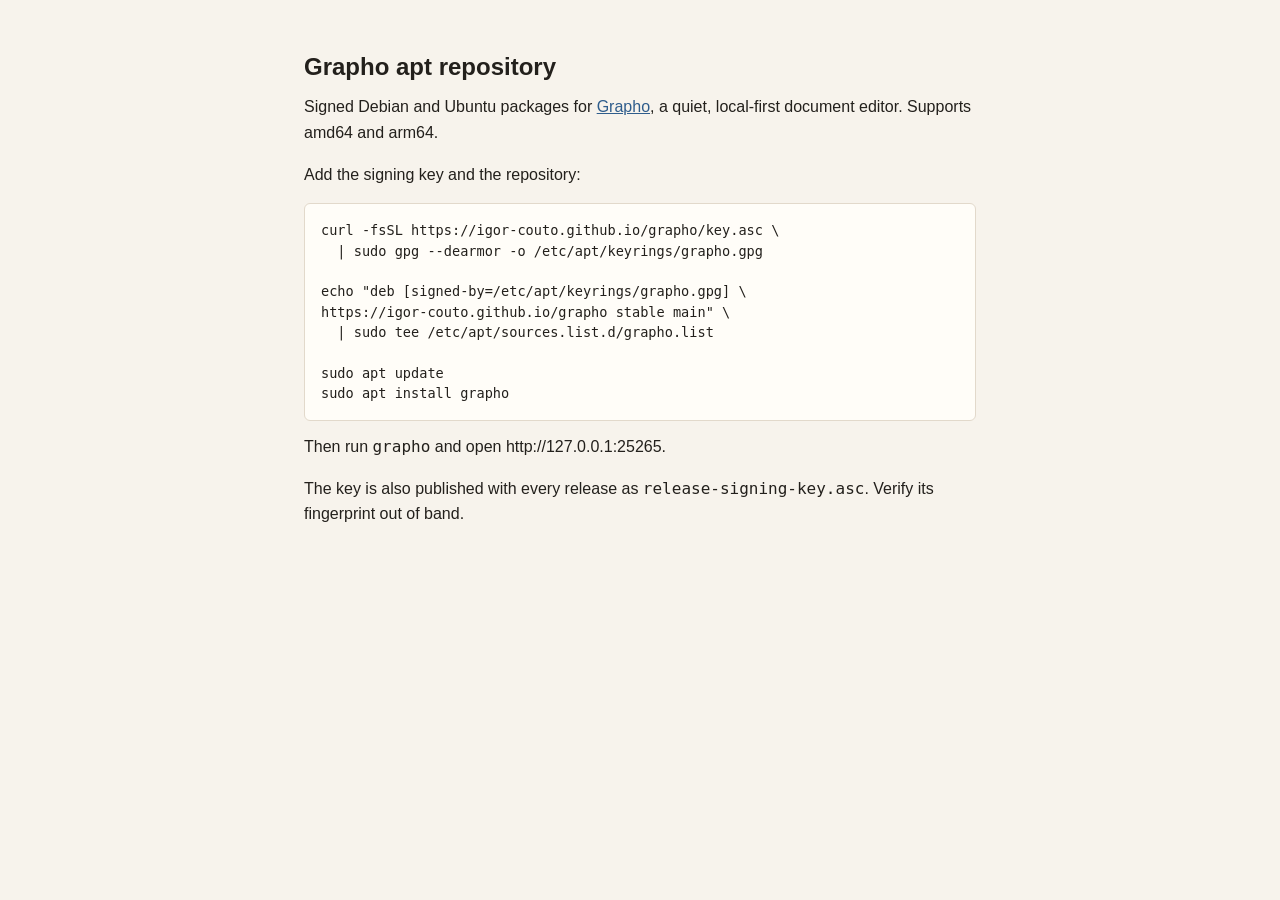
<file: packaging/apt/index.html>
<!doctype html>
<html lang="en">
  <head>
    <meta charset="utf-8" />
    <meta name="viewport" content="width=device-width, initial-scale=1" />
    <title>Grapho apt repository</title>
    <style>
      body {
        margin: 0 auto;
        padding: 3rem 1.5rem;
        max-width: 42rem;
        background: #f7f3ec;
        color: #23201c;
        font: 16px/1.6 -apple-system, "Segoe UI", Roboto, sans-serif;
      }
      h1 {
        font-size: 1.5rem;
        margin: 0 0 0.5rem;
      }
      p {
        margin: 0 0 1rem;
      }
      pre {
        overflow-x: auto;
        padding: 1rem;
        background: #fffdf8;
        border: 1px solid #e2d9cb;
        border-radius: 6px;
        font-size: 0.85rem;
        line-height: 1.5;
      }
      code {
        font-family: ui-monospace, "Cascadia Mono", Menlo, monospace;
      }
      a {
        color: #2f5d8c;
      }
    </style>
  </head>
  <body>
    <h1>Grapho apt repository</h1>
    <p>
      Signed Debian and Ubuntu packages for
      <a href="https://github.com/igor-couto/grapho">Grapho</a>, a quiet,
      local-first document editor. Supports amd64 and arm64.
    </p>

    <p>Add the signing key and the repository:</p>
    <pre><code>curl -fsSL https://igor-couto.github.io/grapho/key.asc \
  | sudo gpg --dearmor -o /etc/apt/keyrings/grapho.gpg

echo "deb [signed-by=/etc/apt/keyrings/grapho.gpg] \
https://igor-couto.github.io/grapho stable main" \
  | sudo tee /etc/apt/sources.list.d/grapho.list

sudo apt update
sudo apt install grapho</code></pre>

    <p>Then run <code>grapho</code> and open http://127.0.0.1:25265.</p>

    <p>
      The key is also published with every release as
      <code>release-signing-key.asc</code>. Verify its fingerprint out of band.
    </p>
  </body>
</html>
</file>
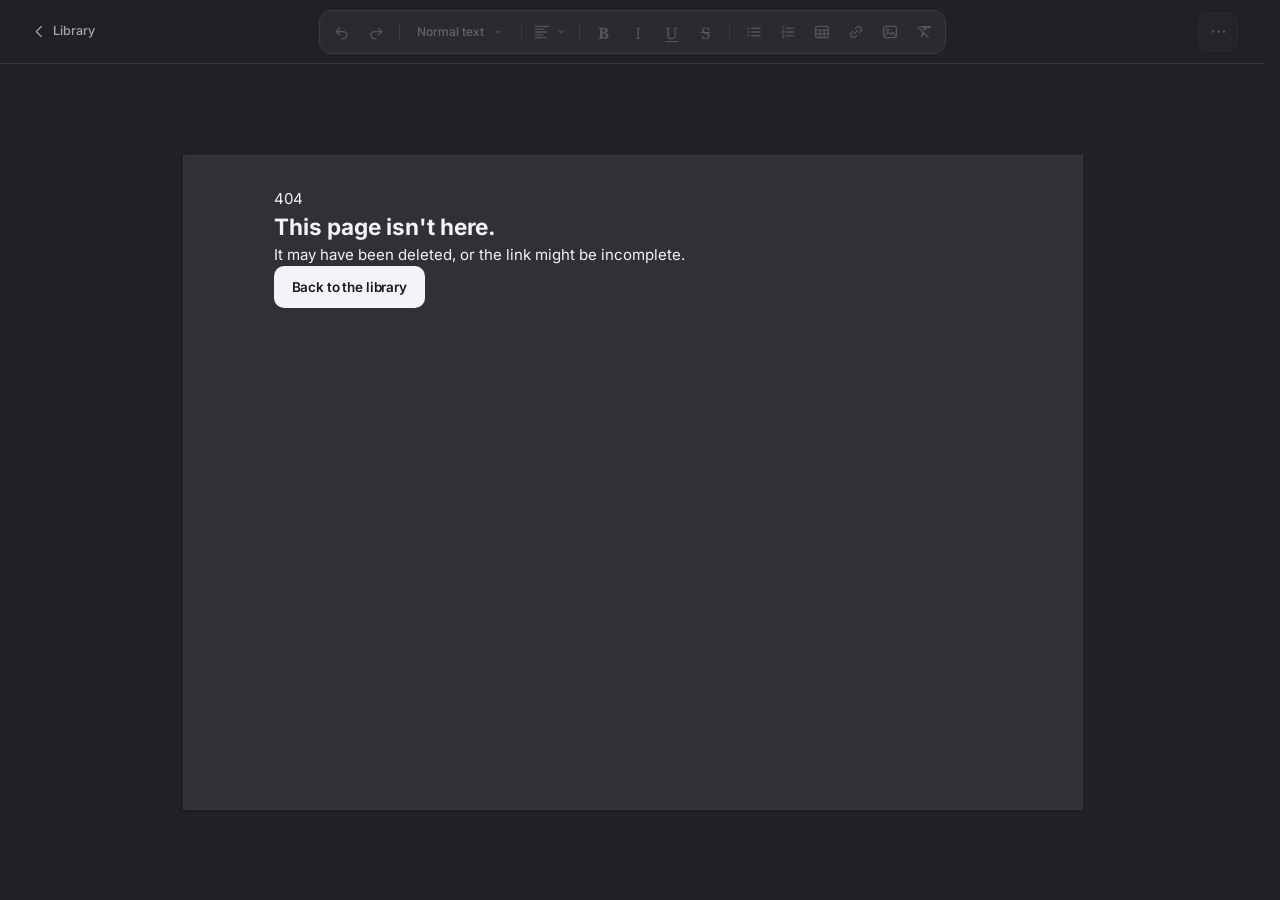
<file: assets/editor.html>
<!doctype html>
<html lang="en">
<head>
  <meta charset="utf-8">
  <meta name="viewport" content="width=device-width, initial-scale=1">
  <title>Document - Grapho</title>
  <meta name="description" content="Write in Grapho, a quiet local-first document editor.">
  <meta name="theme-color" content="#232126">
  <link rel="icon" type="image/svg+xml" href="/assets/favicon.ico">
  <link rel="preload" href="/assets/fonts/inter-latin.woff2" as="font" type="font/woff2" crossorigin>
  <link rel="preload" href="/assets/fonts/literata-latin.woff2" as="font" type="font/woff2" crossorigin>
  <script src="/assets/theme.js"></script>
  <link rel="stylesheet" href="/assets/app.css">
  <script src="/assets/quick-open.js" defer></script>
  <script type="module" src="/assets/editor.js"></script>
</head>
<body class="editor-page">
  <a class="skip-link" href="#editor">Skip to writing</a>

  <header class="editor-header">
    <div class="editor-header-start">
      <a class="back-link" href="/" id="backToLibrary" aria-label="Back to library">
        <svg viewBox="0 0 24 24" fill="none" aria-hidden="true">
          <path d="m14.5 5-7 7 7 7" stroke="currentColor" stroke-width="1.7" stroke-linecap="round" stroke-linejoin="round"/>
        </svg>
        <span>Library</span>
      </a>
    </div>

    <div class="format-toolbar" id="formatToolbar" role="toolbar" aria-label="Text formatting">
      <div class="toolbar-group">
        <button class="toolbar-button" type="button" data-command="undo" data-toolbar-overflow title="Undo (Ctrl+Z)" aria-label="Undo" disabled>
          <svg viewBox="0 0 24 24" fill="none" aria-hidden="true"><path d="M9 6.8 4.4 11.4 9 16" stroke="currentColor" stroke-width="1.7" stroke-linecap="round" stroke-linejoin="round"/><path d="M4.8 11.4h9.1a4.7 4.7 0 0 1 0 9.4h-2.2" stroke="currentColor" stroke-width="1.7" stroke-linecap="round"/></svg>
          <span class="overflow-label">Undo</span>
        </button>
        <button class="toolbar-button" type="button" data-command="redo" data-toolbar-overflow title="Redo (Ctrl+Shift+Z)" aria-label="Redo" disabled>
          <svg viewBox="0 0 24 24" fill="none" aria-hidden="true"><path d="M15 6.8 19.6 11.4 15 16" stroke="currentColor" stroke-width="1.7" stroke-linecap="round" stroke-linejoin="round"/><path d="M19.2 11.4H10.1a4.7 4.7 0 0 0 0 9.4h2.2" stroke="currentColor" stroke-width="1.7" stroke-linecap="round"/></svg>
          <span class="overflow-label">Redo</span>
        </button>
      </div>

      <span class="toolbar-rule" aria-hidden="true"></span>

      <button class="style-button" type="button" id="styleButton" aria-haspopup="menu" aria-controls="styleMenu" aria-expanded="false" aria-label="Paragraph style: Normal text" disabled>
        <span class="style-button-label" id="styleButtonLabel">Normal text</span>
        <svg class="style-caret" viewBox="0 0 24 24" aria-hidden="true"><path d="M12 15 7 10h10Z" fill="currentColor"/></svg>
      </button>

      <span class="toolbar-rule" aria-hidden="true"></span>

      <div class="toolbar-group">
        <button class="toolbar-button align-button" type="button" id="alignButton" data-toolbar-overflow title="Align" aria-label="Align" aria-haspopup="menu" aria-controls="alignMenu" aria-expanded="false" data-current-align="left" disabled>
          <span class="align-icon" aria-hidden="true">
            <svg data-align-icon="left" viewBox="0 0 24 24" fill="none"><path d="M3 4.5h18M3 8.25h12M3 12h15M3 15.75h10M3 19.5h14" stroke="currentColor" stroke-width="1.7" stroke-linecap="round"/></svg>
            <svg data-align-icon="center" viewBox="0 0 24 24" fill="none"><path d="M6 4.5h12M3 8.25h18M4.5 12h15M3 15.75h18M7 19.5h10" stroke="currentColor" stroke-width="1.7" stroke-linecap="round"/></svg>
            <svg data-align-icon="right" viewBox="0 0 24 24" fill="none"><path d="M3 4.5h18M9 8.25h12M6 12h15M11 15.75h10M7 19.5h14" stroke="currentColor" stroke-width="1.7" stroke-linecap="round"/></svg>
            <svg data-align-icon="justify" viewBox="0 0 24 24" fill="none"><path d="M3 4.5h18M3 8.25h18M3 12h18M3 15.75h18M3 19.5h18" stroke="currentColor" stroke-width="1.7" stroke-linecap="round"/></svg>
          </span>
          <span class="overflow-label">Align</span>
          <svg class="align-caret" viewBox="0 0 24 24" aria-hidden="true"><path d="M12 15 7 10h10Z" fill="currentColor"/></svg>
        </button>
      </div>

      <span class="toolbar-rule" aria-hidden="true"></span>

      <div class="toolbar-group">
        <button class="toolbar-button toolbar-letter" type="button" data-command="bold" title="Bold (Ctrl+B)" aria-label="Bold" aria-pressed="false" disabled><span class="letter-bold">B</span></button>
        <button class="toolbar-button toolbar-letter" type="button" data-command="italic" title="Italic (Ctrl+I)" aria-label="Italic" aria-pressed="false" disabled><span class="letter-italic">I</span></button>
        <button class="toolbar-button toolbar-letter" type="button" data-command="underline" data-toolbar-overflow title="Underline (Ctrl+U)" aria-label="Underline" aria-pressed="false" disabled><span class="letter-underline">U</span><span class="overflow-label">Underline</span></button>
        <button class="toolbar-button toolbar-letter" type="button" data-command="strikeThrough" data-toolbar-overflow title="Strikethrough" aria-label="Strikethrough" aria-pressed="false" disabled><span class="letter-strike">S</span><span class="overflow-label">Strikethrough</span></button>
      </div>

      <span class="toolbar-rule" aria-hidden="true"></span>

      <div class="toolbar-group">
        <button class="toolbar-button" type="button" data-command="insertUnorderedList" title="Bulleted list" aria-label="Bulleted list" aria-pressed="false" disabled>
          <svg viewBox="0 0 24 24" fill="none" aria-hidden="true"><path d="M9 7h11M9 12h11M9 17h11" stroke="currentColor" stroke-width="1.7" stroke-linecap="round"/><circle cx="4.5" cy="7" r="1.25" fill="currentColor"/><circle cx="4.5" cy="12" r="1.25" fill="currentColor"/><circle cx="4.5" cy="17" r="1.25" fill="currentColor"/></svg>
        </button>
        <button class="toolbar-button" type="button" data-command="insertOrderedList" title="Numbered list" aria-label="Numbered list" aria-pressed="false" disabled>
          <svg viewBox="0 0 24 24" fill="none" aria-hidden="true"><g transform="scale(1.2) translate(-7064 -50)"><path d="M7068 57L7069 57L7069 53L7067 53L7067 54L7068 54ZM7071.5 55L7081 55L7081 56.5L7071.5 56.5ZM7071.5 63.5L7081 63.5L7081 65L7071.5 65ZM7071.5 59.25L7081 59.25L7081 60.75L7071.5 60.75ZM7069.5 58L7067 58L7067 59L7069 59L7069 59.5L7067.5 59.5C7067.22 59.5 7067 59.72 7067 60L7067 62L7070 62L7070 61L7068 61L7068 60.5L7069.5 60.5C7069.78 60.5 7070 60.28 7070 60L7070 58.5C7070 58.22 7069.78 58 7069.5 58M7070 63.5C7070 63.22 7069.78 63 7069.5 63L7067 63L7067 64L7069 64L7069 64.5L7068 64.5L7068 65.5L7069 65.5L7069 66L7067 66L7067 67L7069.5 67C7069.78 67 7070 66.78 7070 66.5L7070 65.5C7070 65.22 7069.78 65 7069.5 65C7069.78 65 7070 64.78 7070 64.5Z" fill="currentColor"/></g></svg>
        </button>
        <button class="toolbar-button" type="button" id="tableButton" data-toolbar-overflow title="Table" aria-label="Table" aria-haspopup="menu" aria-controls="tableMenu" aria-expanded="false" disabled>
          <svg viewBox="0 0 24 24" fill="none" aria-hidden="true"><rect x="3.5" y="4.5" width="17" height="15" rx="2" stroke="currentColor" stroke-width="1.7"/><path d="M3.5 9.5h17M9.5 9.5v10M15 9.5v10M3.5 14.5h17" stroke="currentColor" stroke-width="1.7"/></svg>
          <span class="overflow-label">Table</span>
        </button>
        <button class="toolbar-button" type="button" id="linkButton" title="Add link (Ctrl+K)" aria-label="Add link" aria-pressed="false" disabled>
          <svg viewBox="0 0 24 24" fill="none" aria-hidden="true"><path d="m9.5 14.5 5-5" stroke="currentColor" stroke-width="1.7" stroke-linecap="round"/><path d="M11 7.5 12.7 5.8a3.8 3.8 0 0 1 5.4 5.4L16.4 13M13 16.5l-1.7 1.7a3.8 3.8 0 0 1-5.4-5.4L7.6 11" stroke="currentColor" stroke-width="1.7" stroke-linecap="round"/></svg>
        </button>
        <button class="toolbar-button" type="button" id="imageButton" data-toolbar-overflow title="Add image" aria-label="Add image" disabled>
          <svg viewBox="0 0 24 24" fill="none" aria-hidden="true"><rect x="3.5" y="4.5" width="17" height="15" rx="2.5" stroke="currentColor" stroke-width="1.7"/><circle cx="8.6" cy="9.2" r="1.5" stroke="currentColor" stroke-width="1.5"/><path d="m5 16.8 4.6-4.2 2.9 2.6 2.9-2.5 3.6 4.1" stroke="currentColor" stroke-width="1.7" stroke-linecap="round" stroke-linejoin="round"/></svg>
          <span class="overflow-label">Add image</span>
        </button>
        <button class="toolbar-button" type="button" data-command="removeFormat" data-toolbar-overflow title="Clear formatting" aria-label="Clear formatting" disabled>
          <svg viewBox="0 0 24 24" fill="none" aria-hidden="true"><g transform="translate(0.192 -1.256) scale(0.5105)"><path d="M8.567,11.605c-0.337,-0.336 -0.794,-0.526 -1.27,-0.526c-0.477,0 -0.933,0.19 -1.27,0.526c0,0.001 0,0.001 0,0.001c-0.337,0.336 -0.526,0.793 -0.526,1.27c0,0.476 0.189,0.933 0.526,1.269c3.438,3.439 12.67,12.671 12.67,12.671c0,0 -1.855,4.326 -3.292,7.676c-0.365,0.852 -0.278,1.83 0.232,2.604c0.51,0.774 1.375,1.24 2.302,1.24c0,0 0,0 0,0c1.103,0 2.1,-0.657 2.534,-1.671c0.927,-2.16 2.424,-5.649 2.424,-5.649c0,0 7.093,7.093 10.05,10.05c0.337,0.336 0.793,0.526 1.27,0.526c0.476,0 0.933,-0.19 1.27,-0.526c0,0 0,0 0,-0.001c0.337,-0.336 0.526,-0.793 0.526,-1.269c0,-0.477 -0.189,-0.934 -0.526,-1.27c-4.838,-4.838 -22.083,-22.083 -26.92,-26.921Zm9.83,4.731l-5.64,-5.64c0,0 0,0 0,0c0,-0.199 0.161,-0.36 0.36,-0.36c2.554,0 18.022,0 24.64,0c1.657,0 3,1.343 3,3c0,0.795 -0.316,1.558 -0.879,2.121c-0.562,0.562 -1.326,0.879 -2.121,0.879c-3.431,0 -8.58,0 -8.58,0l-3.22,7.56l-4.2,-4.2l1.44,-3.36l-4.8,0Z" fill="currentColor" fill-rule="evenodd"/></g></svg>
          <span class="overflow-label">Clear formatting</span>
        </button>
      </div>

      <button class="toolbar-button format-overflow-button" type="button" id="moreFormattingButton" title="More formatting" aria-label="More formatting" aria-controls="moreFormattingMenu" aria-expanded="false" disabled>
        <svg viewBox="0 0 24 24" fill="currentColor" aria-hidden="true">
          <circle cx="5" cy="12" r="1.5"/><circle cx="12" cy="12" r="1.5"/><circle cx="19" cy="12" r="1.5"/>
        </svg>
      </button>
      <div class="popover-menu format-overflow-menu" id="moreFormattingMenu" role="group" aria-label="More formatting" hidden></div>
    </div>

    <div class="editor-header-end">
      <button class="save-status" type="button" id="saveStatus" title="Save failed. Click to retry." aria-label="Save failed. Click to retry." aria-live="polite" hidden disabled>
        <span class="save-dot" aria-hidden="true"></span>
        <span>Save failed</span>
      </button>

      <div class="menu-wrap">
        <button class="icon-button" type="button" id="documentMenuButton" aria-label="Document options" aria-haspopup="menu" aria-expanded="false" disabled>
          <svg viewBox="0 0 24 24" fill="none" aria-hidden="true">
            <circle cx="5" cy="12" r="1.5" fill="currentColor"/>
            <circle cx="12" cy="12" r="1.5" fill="currentColor"/>
            <circle cx="19" cy="12" r="1.5" fill="currentColor"/>
          </svg>
        </button>
        <div class="popover-menu document-menu" id="documentMenu" role="menu" hidden>
          <p class="popover-label" id="themeLabel">Theme</p>
          <div class="theme-choice" role="group" aria-labelledby="themeLabel">
            <button class="theme-choice-button" type="button" role="menuitemradio" aria-checked="false" data-theme-choice="light" aria-label="Light">
              <svg viewBox="0 0 24 24" fill="none" aria-hidden="true">
                <circle cx="12" cy="12" r="3.5" stroke="currentColor" stroke-width="1.7"/>
                <path d="M12 2.8v2M12 19.2v2M21.2 12h-2M4.8 12h-2M18.5 5.5l-1.4 1.4M6.9 17.1l-1.4 1.4M18.5 18.5l-1.4-1.4M6.9 6.9 5.5 5.5" stroke="currentColor" stroke-width="1.7" stroke-linecap="round"/>
              </svg>
            </button>
            <button class="theme-choice-button" type="button" role="menuitemradio" aria-checked="true" data-theme-choice="dark" aria-label="Dark">
              <svg viewBox="0 0 24 24" fill="none" aria-hidden="true">
                <path d="M20 14.4A8.2 8.2 0 0 1 9.6 4a8.2 8.2 0 1 0 10.4 10.4Z" stroke="currentColor" stroke-width="1.7" stroke-linejoin="round"/>
              </svg>
            </button>
          </div>
          <div class="menu-rule" role="separator"></div>
          <p class="popover-label">Writing mode</p>
          <button class="menu-item" type="button" role="menuitem" data-doc-action="focus" aria-keyshortcuts="Control+Shift+F" title="Focus mode (Ctrl+Shift+F)">
            <svg viewBox="0 0 24 24" fill="none" aria-hidden="true"><path d="M4.5 9V4.5H9M15 4.5h4.5V9M4.5 15v4.5H9M19.5 15v4.5H15" stroke="currentColor" stroke-width="1.7" stroke-linecap="round" stroke-linejoin="round"/></svg>
            <span id="focusMenuItemLabel">Focus mode</span>
          </button>
          <button class="menu-item" type="button" role="menuitem" data-doc-action="markdown" aria-keyshortcuts="Control+Shift+M" title="Markdown mode (Ctrl+Shift+M)">
            <svg viewBox="0 0 24 24" fill="none" aria-hidden="true"><path d="M9.5 4 7.5 20M16.5 4l-2 16M4 9h16M4 15h16" stroke="currentColor" stroke-width="1.7" stroke-linecap="round"/></svg>
            <span id="markdownMenuItemLabel">Markdown mode</span>
          </button>
          <button class="menu-item" id="spellcheckToggle" type="button" role="menuitemcheckbox" data-doc-action="spelling" aria-checked="true" aria-keyshortcuts="Control+Alt+S" title="Toggle spellcheck (Ctrl+Alt+S)">
            <svg viewBox="0 0 24 24" fill="none" aria-hidden="true"><path d="m4 14 4-9 4 9m-6.5-3h5M13 15l2.5 2.5L21 12" stroke="currentColor" stroke-width="1.7" stroke-linecap="round" stroke-linejoin="round"/></svg>
            Spellcheck (English US)
            <span class="spelling-toggle-indicator" aria-hidden="true"></span>
          </button>
          <div class="menu-rule" role="separator"></div>
          <p class="popover-label">Download as</p>
          <button class="menu-item" type="button" role="menuitem" data-doc-action="export-html">
            <svg viewBox="0 0 18 18" fill="none" aria-hidden="true"><path d="M11 5 15 9.5 11 14M7 5 3 9.5 7 14" stroke="currentColor" stroke-width="2"/></svg>
            HTML
          </button>
          <button class="menu-item" type="button" role="menuitem" data-doc-action="export-markdown">
            <svg viewBox="0 0 24 24" fill="none" aria-hidden="true"><path d="M3.5 17.5v-11L8 13l4.5-6.5v11" stroke="currentColor" stroke-width="1.7" stroke-linecap="round" stroke-linejoin="round"/><path d="M18.4 6.5v10.8m0 0-2.4-2.4m2.4 2.4 2.4-2.4" stroke="currentColor" stroke-width="1.7" stroke-linecap="round" stroke-linejoin="round"/></svg>
            Markdown
          </button>
          <button class="menu-item" type="button" role="menuitem" data-doc-action="export-text">
            <svg viewBox="0 0 24 24" fill="none" aria-hidden="true"><path d="M6 4h8l4 4v12H6V4Z" stroke="currentColor" stroke-width="1.6" stroke-linejoin="round"/><path d="M14 4v4h4M9 12h6M9 16h4" stroke="currentColor" stroke-width="1.6" stroke-linecap="round"/></svg>
            Plain Text
          </button>
          <button class="menu-item" type="button" role="menuitem" data-doc-action="export-pdf">
            <svg viewBox="0 0 20 20" fill="none" aria-hidden="true"><g transform="translate(-1792 -298)"><path d="M1807.333 300L1796.667 300A2.667 2.667 0 0 0 1794 302.667L1794 313.333A2.667 2.667 0 0 0 1796.667 316L1807.333 316A2.667 2.667 0 0 0 1810 313.333L1810 302.667A2.667 2.667 0 0 0 1807.333 300" fill="currentColor"/><path d="M1796.842 310.574Q1796.569 310.574 1796.37 310.374A0.66 0.66 0 0 1 1796.174 309.894L1796.174 306.237Q1796.174 305.93 1796.38 305.709A0.66 0.66 0 0 1 1796.877 305.488L1798.081 305.488Q1798.847 305.488 1799.299 305.933Q1799.754 306.377 1799.754 307.221L1799.754 307.241Q1799.754 308.106 1799.274 308.579Q1798.798 309.051 1798.032 309.051L1796.933 309.051L1796.933 307.962L1797.868 307.962Q1798.119 307.962 1798.26 307.812Q1798.403 307.658 1798.403 307.315L1798.403 307.262Q1798.403 306.922 1798.256 306.786A0.55 0.55 0 0 0 1797.864 306.65L1797.514 306.65L1797.514 309.894A0.65 0.65 0 0 1 1797.314 310.374Q1797.119 310.574 1796.842 310.574M1801.255 310.5A0.7 0.7 0 0 1 1800.737 310.283A0.7 0.7 0 0 1 1800.52 309.765L1800.52 306.223Q1800.52 305.923 1800.737 305.705A0.7 0.7 0 0 1 1801.255 305.488L1802.252 305.488Q1803.281 305.488 1803.842 306.143Q1804.405 306.797 1804.405 307.963L1804.405 308.019Q1804.405 309.145 1803.817 309.825Q1803.229 310.5 1802.252 310.5ZM1801.86 309.293L1802.21 309.293Q1802.633 309.293 1802.837 308.988Q1803.043 308.684 1803.043 308.075L1803.043 307.91Q1803.043 307.329 1802.833 307.018Q1802.623 306.707 1802.213 306.706L1801.86 306.706ZM1805.907 310.573Q1805.63 310.573 1805.431 310.374A0.66 0.66 0 0 1 1805.235 309.894L1805.235 306.213Q1805.235 305.914 1805.445 305.702A0.7 0.7 0 0 1 1805.952 305.488L1807.576 305.488Q1807.828 305.488 1808.006 305.667Q1808.189 305.845 1808.189 306.094C1808.189 306.343 1808.129 306.402 1808.007 306.521Q1807.828 306.699 1807.577 306.699L1806.575 306.699L1806.575 309.895A0.65 0.65 0 0 1 1806.375 310.374A0.63 0.63 0 0 1 1805.907 310.574M1806.026 308.61L1806.026 307.518L1807.342 307.518A0.53 0.53 0 0 1 1807.73 307.679A0.52 0.52 0 0 1 1807.895 308.064A0.52 0.52 0 0 1 1807.73 308.449A0.53 0.53 0 0 1 1807.342 308.61Z" fill="#fff"/></g></svg>
            PDF
          </button>
          <div class="menu-rule" role="separator"></div>
          <a class="menu-item" role="menuitem" id="shortcutsLink" href="/shortcuts">
            <svg viewBox="0 0 24 24" fill="none" aria-hidden="true">
              <rect x="2.8" y="6" width="18.4" height="12" rx="2.4" stroke="currentColor" stroke-width="1.6"/>
              <path d="M6.4 9.8h.01M9.4 9.8h.01M12.4 9.8h.01M15.4 9.8h.01M18.4 9.8h.01M6.4 12.8h.01M9.4 12.8h.01M12.4 12.8h.01M15.4 12.8h.01M18.4 12.8h.01M7.6 15.4h8.8" stroke="currentColor" stroke-width="1.7" stroke-linecap="round"/>
            </svg>
            Shortcuts
          </a>
          <div class="menu-rule" role="separator"></div>
          <button class="menu-item menu-item-danger" type="button" role="menuitem" data-doc-action="delete">
            <svg viewBox="0 0 24 24" fill="none" aria-hidden="true"><path d="M5 7h14M9 7V4.8h6V7M7 7l.8 12.2h8.4L17 7M10 11v4.5M14 11v4.5" stroke="currentColor" stroke-width="1.6" stroke-linecap="round" stroke-linejoin="round"/></svg>
            Delete document
          </button>
        </div>
      </div>
    </div>
  </header>

  <div class="popover-menu align-menu" id="alignMenu" role="menu" aria-label="Align" hidden>
    <div class="align-choice" role="group" aria-label="Alignment">
      <button class="align-choice-button" type="button" role="menuitemradio" aria-checked="true" data-align-value="left" title="Align left" aria-label="Align left">
        <svg viewBox="0 0 24 24" fill="none" aria-hidden="true"><path d="M3 4.5h18M3 8.25h12M3 12h15M3 15.75h10M3 19.5h14" stroke="currentColor" stroke-width="1.7" stroke-linecap="round"/></svg>
      </button>
      <button class="align-choice-button" type="button" role="menuitemradio" aria-checked="false" data-align-value="center" title="Align center" aria-label="Align center">
        <svg viewBox="0 0 24 24" fill="none" aria-hidden="true"><path d="M6 4.5h12M3 8.25h18M4.5 12h15M3 15.75h18M7 19.5h10" stroke="currentColor" stroke-width="1.7" stroke-linecap="round"/></svg>
      </button>
      <button class="align-choice-button" type="button" role="menuitemradio" aria-checked="false" data-align-value="right" title="Align right" aria-label="Align right">
        <svg viewBox="0 0 24 24" fill="none" aria-hidden="true"><path d="M3 4.5h18M9 8.25h12M6 12h15M11 15.75h10M7 19.5h14" stroke="currentColor" stroke-width="1.7" stroke-linecap="round"/></svg>
      </button>
      <button class="align-choice-button" type="button" role="menuitemradio" aria-checked="false" data-align-value="justify" title="Justify" aria-label="Justify">
        <svg viewBox="0 0 24 24" fill="none" aria-hidden="true"><path d="M3 4.5h18M3 8.25h18M3 12h18M3 15.75h18M3 19.5h18" stroke="currentColor" stroke-width="1.7" stroke-linecap="round"/></svg>
      </button>
    </div>
  </div>

  <div class="popover-menu style-menu" id="styleMenu" role="menu" aria-label="Paragraph style" hidden>
    <button class="menu-item" type="button" role="menuitemradio" data-block-style="p" aria-checked="true">Normal text</button>
    <button class="menu-item" type="button" role="menuitemradio" data-block-style="h1" aria-checked="false">Heading 1</button>
    <button class="menu-item" type="button" role="menuitemradio" data-block-style="h2" aria-checked="false">Heading 2</button>
    <button class="menu-item" type="button" role="menuitemradio" data-block-style="h3" aria-checked="false">Heading 3</button>
    <button class="menu-item" type="button" role="menuitemradio" data-block-style="quote" aria-checked="false">Quote</button>
    <button class="menu-item" type="button" role="menuitemradio" data-block-style="code" aria-checked="false">Code block</button>
  </div>

  <div class="popover-menu table-menu" id="tableMenu" role="menu" aria-label="Table" hidden>
    <button class="menu-item" type="button" role="menuitem" data-table-command="insert">
      <svg viewBox="0 0 24 24" fill="none" aria-hidden="true"><rect x="3.5" y="4.5" width="17" height="15" rx="2" stroke="currentColor" stroke-width="1.7"/><path d="M3.5 9.5h17M9.5 9.5v10M15 9.5v10M3.5 14.5h17" stroke="currentColor" stroke-width="1.7"/></svg>
      Insert table
    </button>
    <div class="menu-rule" role="separator" data-table-context hidden></div>
    <button class="menu-item" type="button" role="menuitem" data-table-command="row-above" data-table-context hidden>Row above</button>
    <button class="menu-item" type="button" role="menuitem" data-table-command="row-below" data-table-context hidden>Row below</button>
    <button class="menu-item" type="button" role="menuitem" data-table-command="row-delete" data-table-context hidden>Delete row</button>
    <div class="menu-rule" role="separator" data-table-context hidden></div>
    <button class="menu-item" type="button" role="menuitem" data-table-command="column-left" data-table-context hidden>Column left</button>
    <button class="menu-item" type="button" role="menuitem" data-table-command="column-right" data-table-context hidden>Column right</button>
    <button class="menu-item" type="button" role="menuitem" data-table-command="column-delete" data-table-context hidden>Delete column</button>
    <div class="menu-rule" role="separator" data-table-context hidden></div>
    <button class="menu-item menu-item-danger" type="button" role="menuitem" data-table-command="delete" data-table-context hidden>Delete table</button>
  </div>

  <div class="popover-menu table-cell-menu" id="tableCellMenu" role="menu" aria-label="Table cell options" hidden>
    <button class="menu-item" type="button" role="menuitem" data-table-cell-command="column-right">
      <svg viewBox="0 0 24 24" fill="none" aria-hidden="true"><rect x="3.5" y="5" width="9" height="14" rx="1.5" stroke="currentColor" stroke-width="1.6"/><path d="M8 5v14" stroke="currentColor" stroke-width="1.6"/><path d="M18.5 9v6M15.5 12h6" stroke="currentColor" stroke-width="1.6" stroke-linecap="round"/></svg>
      <span class="menu-label">Add column right</span>
      <span class="menu-shortcut">Ctrl+Alt+&rarr;</span>
    </button>
    <button class="menu-item" type="button" role="menuitem" data-table-cell-command="row-below">
      <svg viewBox="0 0 24 24" fill="none" aria-hidden="true"><rect x="5" y="3.5" width="14" height="9" rx="1.5" stroke="currentColor" stroke-width="1.6"/><path d="M5 8h14" stroke="currentColor" stroke-width="1.6"/><path d="M12 16v5M9.5 18.5h5" stroke="currentColor" stroke-width="1.6" stroke-linecap="round"/></svg>
      <span class="menu-label">Add row below</span>
      <span class="menu-shortcut">Ctrl+Alt+&darr;</span>
    </button>
    <div class="menu-rule" role="separator"></div>
    <button class="menu-item menu-item-danger" type="button" role="menuitem" data-table-cell-command="column-delete">
      <svg viewBox="0 0 24 24" fill="none" aria-hidden="true"><path d="M5 7h14M9 7V4.8h6V7M7 7l.8 12.2h8.4L17 7M10 11v4.5M14 11v4.5" stroke="currentColor" stroke-width="1.6" stroke-linecap="round" stroke-linejoin="round"/></svg>
      <span class="menu-label">Delete column</span>
    </button>
    <button class="menu-item menu-item-danger" type="button" role="menuitem" data-table-cell-command="row-delete">
      <svg viewBox="0 0 24 24" fill="none" aria-hidden="true"><path d="M5 7h14M9 7V4.8h6V7M7 7l.8 12.2h8.4L17 7M10 11v4.5M14 11v4.5" stroke="currentColor" stroke-width="1.6" stroke-linecap="round" stroke-linejoin="round"/></svg>
      <span class="menu-label">Delete row</span>
    </button>
  </div>

  <main class="editor-workspace">
    <div class="editor-column">
      <article class="paper" id="paper" aria-busy="true">
        <span class="paper-grip" data-paper-grip="left" aria-hidden="true"></span>
        <span class="paper-grip" data-paper-grip="right" aria-hidden="true"></span>

        <div class="paper-loading" aria-hidden="true">
          <div class="skeleton paper-skeleton-title"></div>
          <span class="skeleton paper-skeleton-line"></span>
          <span class="skeleton paper-skeleton-line"></span>
          <span class="skeleton paper-skeleton-line"></span>
          <span class="skeleton paper-skeleton-line"></span>
          <span class="skeleton paper-skeleton-line"></span>
          <span class="skeleton paper-skeleton-line"></span>
          <span class="skeleton paper-skeleton-line"></span>
          <span class="skeleton paper-skeleton-line"></span>
          <span class="skeleton paper-skeleton-line"></span>
        </div>

        <header class="paper-head">
          <textarea class="document-title" id="documentTitle" rows="1" placeholder="Untitled document" maxlength="200" autocomplete="off" spellcheck="true" lang="en-US" enterkeyhint="next" aria-label="Document title" disabled></textarea>
        </header>

        <div class="prose" id="editor" role="textbox" aria-multiline="true" aria-label="Document content" data-placeholder="Start writing…" data-empty="true">
          <div class="doc-content"></div>
          <div class="doc-overlay" aria-hidden="true">
            <div class="doc-caret"></div>
          </div>
          <textarea class="doc-input" id="docInput" aria-hidden="true" tabindex="-1" autocomplete="off" autocapitalize="off" autocorrect="off" spellcheck="false"></textarea>
        </div>

        <div class="load-error" id="loadError" hidden>
          <span class="load-error-mark" aria-hidden="true">404</span>
          <h1>This page isn't here.</h1>
          <p>It may have been deleted, or the link might be incomplete.</p>
          <a class="button button-primary" href="/">Back to the library</a>
        </div>
      </article>
    </div>
  </main>

  <input type="file" id="imageInput" accept="image/png,image/jpeg,image/webp,image/gif,image/avif" hidden>

  <div class="popover-menu image-menu" id="imageMenu" role="menu" aria-label="Image options" hidden>
    <button class="menu-item" type="button" role="menuitemradio" data-image-mode="block" aria-checked="true">Block</button>
    <button class="menu-item" type="button" role="menuitem" data-image-action="original" hidden>Original size</button>
    <div class="menu-rule" role="separator"></div>
    <p class="popover-label" id="imageAlignmentLabel">Alignment</p>
    <div class="image-tools" role="group" aria-labelledby="imageAlignmentLabel">
      <button class="image-tool" type="button" role="menuitemradio" aria-checked="true" data-image-align="left" title="Wrap left" aria-label="Wrap left">
        <svg viewBox="0 0 18 18" aria-hidden="true">
          <path d="M2.5 17L1 17L1 1L2.5 1ZM17 5L4 5L4 7L17 7ZM12 11L4 11L4 13L12 13Z" fill="currentColor"/>
        </svg>
      </button>
      <button class="image-tool" type="button" role="menuitemradio" aria-checked="false" data-image-align="center" title="Centre" aria-label="Centre">
        <svg viewBox="0 0 18 18" aria-hidden="true">
          <path d="M16 7L16 5L9.75 5L9.75 1L8.25 1L8.25 5L2 5L2 7L8.25 7L8.25 11L4 11L4 13L8.25 13L8.25 17L9.75 17L9.75 13L14 13L14 11L9.75 11L9.75 7Z" fill="currentColor"/>
        </svg>
      </button>
      <button class="image-tool" type="button" role="menuitemradio" aria-checked="false" data-image-align="right" title="Wrap right" aria-label="Wrap right">
        <svg viewBox="0 0 18 18" aria-hidden="true">
          <path d="M15.5 1L17 1L17 17L15.5 17ZM1 7L14 7L14 5L1 5ZM6 13L14 13L14 11L6 11Z" fill="currentColor"/>
        </svg>
      </button>
    </div>
    <p class="popover-label" id="imageTransformLabel">Transform</p>
    <div class="image-tools" role="group" aria-labelledby="imageTransformLabel">
      <button class="image-tool" type="button" role="menuitem" data-image-transform="rotate-90-clockwise" title="Rotate 90° clockwise" aria-label="Rotate 90° clockwise">
        <svg viewBox="2 2 20 20" fill="none" aria-hidden="true">
          <path d="M12 10.6 7.5 15.1 12 19.6l4.5-4.5-4.5-4.5Z" stroke="currentColor" stroke-width="1.6" stroke-linejoin="round"/>
          <path d="M6.7 9.3a5.6 5.6 0 0 1 10.6 0" stroke="currentColor" stroke-width="1.6" stroke-linecap="round"/>
          <path d="M18 6.9 17.3 9.3 15.1 8" stroke="currentColor" stroke-width="1.6" stroke-linecap="round" stroke-linejoin="round"/>
        </svg>
      </button>
      <button class="image-tool" type="button" role="menuitem" data-image-transform="flip-horizontal" title="Flip horizontal" aria-label="Flip horizontal">
        <svg viewBox="2 2 20 20" fill="none" aria-hidden="true">
          <path d="M12 6.5v11" stroke="currentColor" stroke-width="1.6" stroke-linecap="round"/>
          <path d="M5.2 8.6v6.8L9.2 12Z" fill="currentColor"/>
          <path d="M18.8 8.6v6.8L14.8 12Z" fill="currentColor"/>
        </svg>
      </button>
      <button class="image-tool" type="button" role="menuitem" data-image-transform="flip-vertical" title="Flip vertical" aria-label="Flip vertical">
        <svg viewBox="2 2 20 20" fill="none" aria-hidden="true">
          <path d="M6.5 12h11" stroke="currentColor" stroke-width="1.6" stroke-linecap="round"/>
          <path d="M8.6 5.2h6.8L12 9.2Z" fill="currentColor"/>
          <path d="M8.6 18.8h6.8L12 14.8Z" fill="currentColor"/>
        </svg>
      </button>
    </div>
    <p class="popover-label" id="imageRadiusLabel">Corner radius</p>
    <label class="image-radius">
      <svg viewBox="0 0 24 24" fill="none" aria-hidden="true">
        <path d="M9 4.5H4.5V9M15 4.5h4.5V9M4.5 15v4.5H9M19.5 15v4.5H15" stroke="currentColor" stroke-width="1.6" stroke-linecap="round" stroke-linejoin="round"/>
      </svg>
      <input class="image-radius-input" id="imageRadiusInput" type="number" inputmode="numeric" min="0" max="200" step="2" aria-labelledby="imageRadiusLabel">
    </label>
    <div class="menu-rule" role="separator"></div>
    <button class="menu-item" type="button" role="menuitem" data-image-action="download">Download image</button>
    <button class="menu-item menu-item-danger" type="button" role="menuitem" data-image-action="remove">Remove image</button>
  </div>

  <div class="popover-menu link-popover" id="linkPopover" role="group" aria-label="Link options" hidden>
    <span class="link-destination" id="linkDestination" dir="auto"></span>
    <div class="link-actions">
      <a class="menu-item" id="linkOpen" aria-describedby="linkDestination" rel="noopener noreferrer">Open</a>
      <button class="menu-item" id="linkEdit" type="button">Edit</button>
    </div>
  </div>

  <div class="popover-menu heading-menu" id="headingMenu" role="menu" aria-label="Heading options" hidden>
    <button class="menu-item" type="button" role="menuitem" id="copyHeadingLink">
      <svg viewBox="0 0 18 18" fill="none" aria-hidden="true"><path d="M7.2 10.8a3.4 3.4 0 0 0 4.8 0l2.2-2.2a3.4 3.4 0 0 0-4.8-4.8l-1 1M10.8 7.2a3.4 3.4 0 0 0-4.8 0L3.8 9.4a3.4 3.4 0 0 0 4.8 4.8l1-1" stroke="currentColor" stroke-width="1.6" stroke-linecap="round"/></svg>
      Copy link to heading
    </button>
  </div>

  <div class="popover-menu spelling-menu" id="spellingMenu" role="group" aria-label="Spelling suggestions" tabindex="-1" hidden>
    <p class="spelling-status" role="status"></p>
    <div class="spelling-suggestions"></div>
    <button class="menu-item spelling-add" type="button">Add to dictionary</button>
    <button class="menu-item spelling-copy-heading" type="button" hidden>Copy link to heading</button>
  </div>

  <dialog class="modal link-dialog" id="linkDialog" aria-labelledby="linkTitle">
    <form class="modal-panel" id="linkForm" novalidate>
      <h2 id="linkTitle">Add a link</h2>
      <div class="link-field">
        <label class="field" for="linkInput">
          <span>Web address or search Grapho page</span>
          <input id="linkInput" type="text" autocomplete="off" spellcheck="false" placeholder="Search documents or paste a web address" role="combobox" aria-autocomplete="list" aria-haspopup="grid" aria-expanded="false" aria-controls="linkResultsList">
        </label>
        <div class="link-results" id="linkResults" hidden>
          <div class="link-results-header">
            <button class="link-result-arrow" id="linkResultsBack" type="button" aria-label="Back to documents" title="Back to documents" hidden></button>
            <p class="link-results-label" id="linkResultsLabel">Recent documents</p>
          </div>
          <ul class="link-results-list" id="linkResultsList" role="grid" aria-labelledby="linkResultsLabel"></ul>
          <p class="link-results-status" id="linkResultsStatus" role="status" hidden></p>
        </div>
      </div>
      <p class="field-error" id="linkError" role="alert" hidden>Enter a web address, or choose a Grapho page.</p>
      <div class="modal-actions">
        <button class="button button-quiet" type="button" id="linkRemove" hidden>Remove link</button>
        <span class="modal-actions-spacer"></span>
        <button class="button button-quiet" type="button" id="linkCancel">Cancel</button>
        <button class="button button-primary" type="submit" id="linkApply">Add link</button>
      </div>
    </form>
  </dialog>

  <dialog class="modal modal-small" id="deleteDialog" aria-labelledby="deleteTitle">
    <form class="modal-panel" id="deleteForm">
      <h2 id="deleteTitle">Delete this document?</h2>
      <p class="modal-description">You can restore this document from Recently deleted in the library menu.</p>
      <div class="modal-actions">
        <button class="button button-quiet" type="button" id="deleteCancel">Cancel</button>
        <button class="button button-danger" type="submit" id="deleteConfirm">Delete</button>
      </div>
    </form>
  </dialog>

  <dialog class="modal" id="fileConflictDialog" aria-labelledby="fileConflictTitle">
    <form class="modal-panel" method="dialog">
      <h2 id="fileConflictTitle">Markdown file changed on disk</h2>
      <p class="modal-description">Autosave is paused. Your edits are still in this tab. Open the disk version in a new tab or download your edits to keep a copy.</p>
      <div class="modal-actions">
        <button class="button button-quiet" type="submit">Close</button>
        <button class="button button-quiet" type="button" id="downloadConflictEdits">Download my edits</button>
        <a class="button button-primary" id="openDiskVersion" target="_blank" rel="noopener">Open disk version</a>
      </div>
    </form>
  </dialog>

  <div class="toast toast-editor" id="toast" role="status" aria-live="polite"></div>
</body>
</html>
</file>
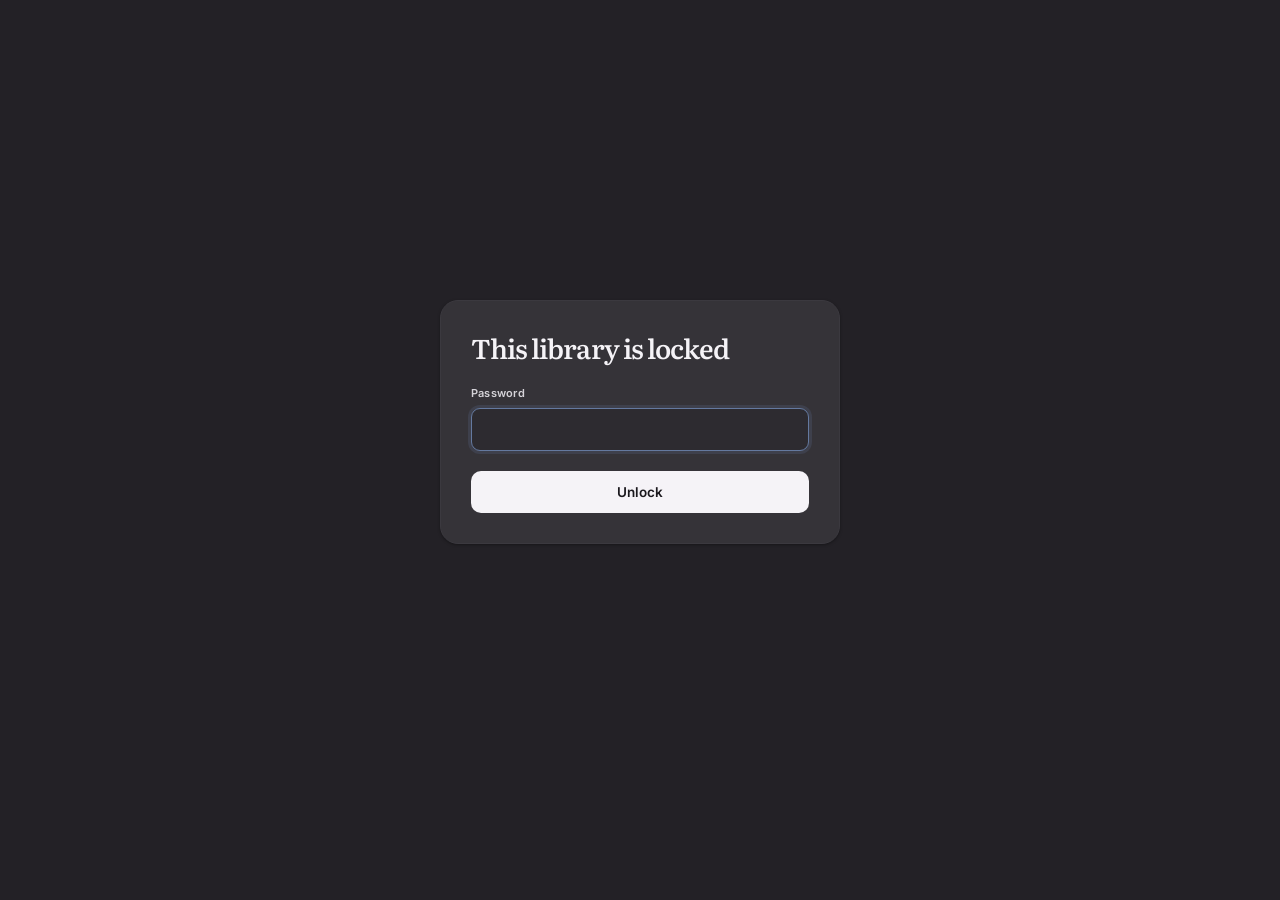
<file: assets/login.html>
<!doctype html>
<html lang="en">
<head>
  <meta charset="utf-8">
  <meta name="viewport" content="width=device-width, initial-scale=1">
  <title>Sign in - Grapho</title>
  <meta name="theme-color" content="#232126">
  <link rel="icon" type="image/svg+xml" href="/assets/favicon.ico">
  <link rel="preload" href="/assets/fonts/inter-latin.woff2" as="font" type="font/woff2" crossorigin>
  <link rel="preload" href="/assets/fonts/literata-latin.woff2" as="font" type="font/woff2" crossorigin>
  <script src="/assets/theme.js"></script>
  <link rel="stylesheet" href="/assets/app.css">
  <script src="/assets/login.js" defer></script>
</head>
<body class="auth-page">
  <main class="auth-main shell">
    <div class="auth-card">
      <h1>This library is locked</h1>
      <form id="loginForm" novalidate>
        <label class="field" for="password">
          <span>Password</span>
          <input id="password" name="password" type="password" autocomplete="current-password" required autofocus>
        </label>
        <p class="field-error" id="loginError" role="alert" hidden></p>
        <button class="button button-primary auth-submit" type="submit" id="loginSubmit">Unlock</button>
      </form>
    </div>
  </main>
</body>
</html>
</file>
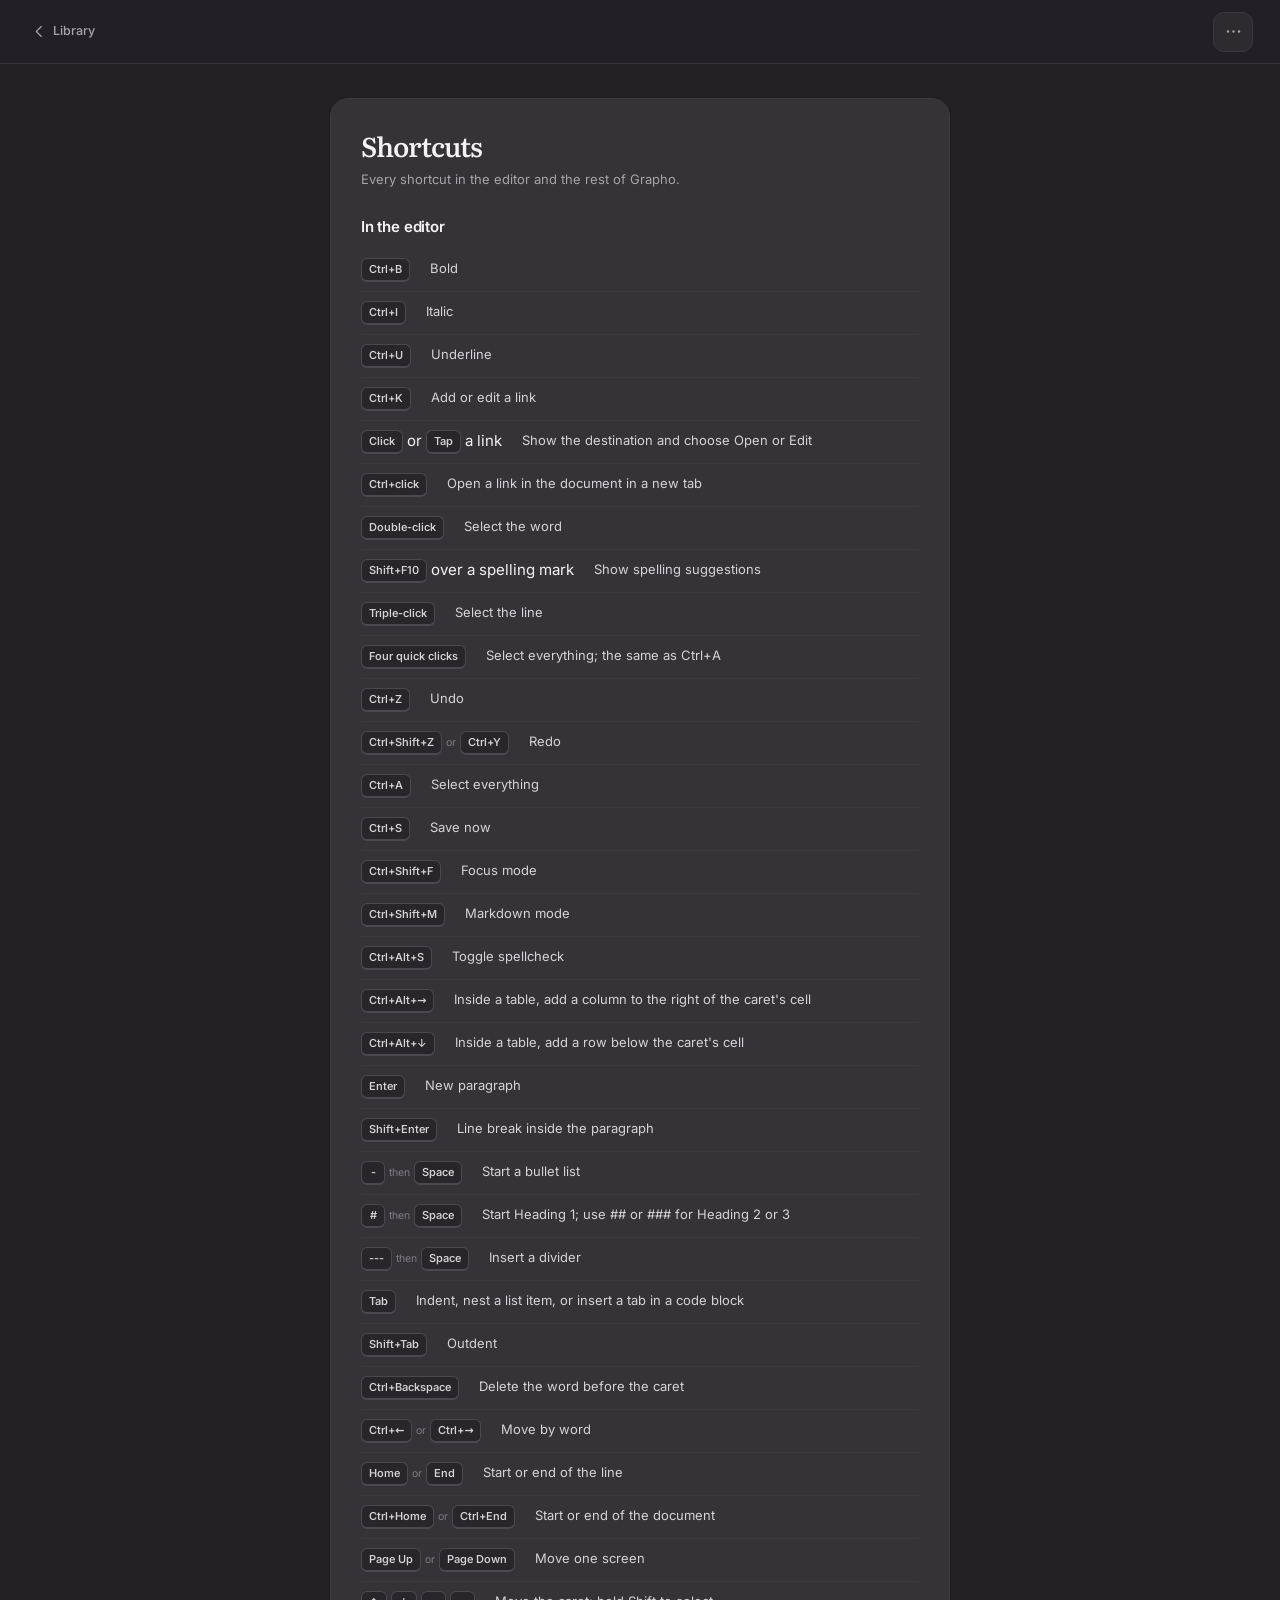
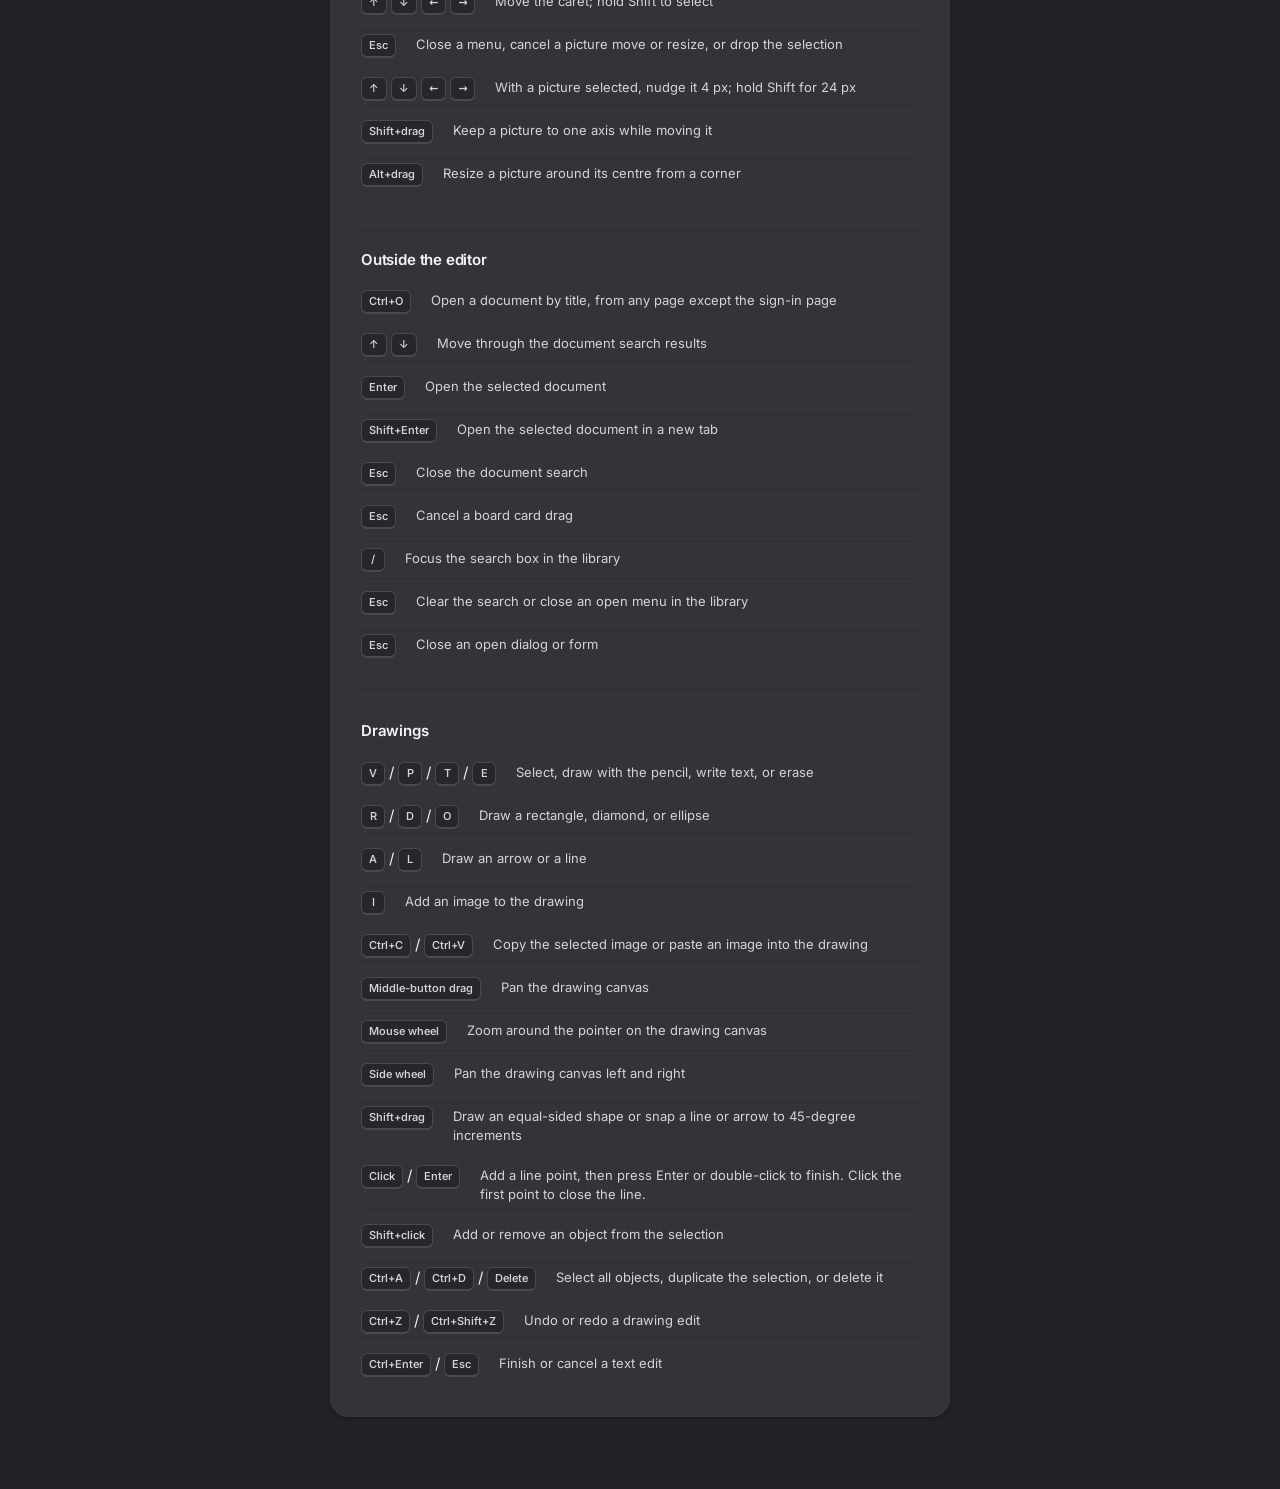
<file: assets/shortcuts.html>
<!doctype html>
<html lang="en">
<head>
  <meta charset="utf-8">
  <meta name="viewport" content="width=device-width, initial-scale=1">
  <title>Shortcuts - Grapho</title>
  <meta name="theme-color" content="#232126">
  <link rel="icon" type="image/svg+xml" href="/assets/favicon.ico">
  <link rel="preload" href="/assets/fonts/inter-latin.woff2" as="font" type="font/woff2" crossorigin>
  <link rel="preload" href="/assets/fonts/literata-latin.woff2" as="font" type="font/woff2" crossorigin>
  <script src="/assets/theme.js"></script>
  <script src="/assets/menu.js" defer></script>
  <script src="/assets/quick-open.js" defer></script>
  <link rel="stylesheet" href="/assets/app.css">
</head>
<body class="shortcuts-page">
  <a class="skip-link" href="#shortcuts">Skip to shortcuts</a>

  <header class="editor-header version-header">
    <div class="editor-header-start">
      <a class="back-link" href="/" aria-label="Back to library">
        <svg viewBox="0 0 24 24" fill="none" aria-hidden="true">
          <path d="m14.5 5-7 7 7 7" stroke="currentColor" stroke-width="1.7" stroke-linecap="round" stroke-linejoin="round"/>
        </svg>
        <span>Library</span>
      </a>
    </div>

    <div class="editor-header-end">
      <div class="menu-wrap">
        <button class="icon-button" type="button" id="pageMenuButton" aria-label="Page options" title="Page options" aria-haspopup="menu" aria-expanded="false">
          <svg viewBox="0 0 24 24" fill="none" aria-hidden="true">
            <circle cx="5" cy="12" r="1.5" fill="currentColor"/>
            <circle cx="12" cy="12" r="1.5" fill="currentColor"/>
            <circle cx="19" cy="12" r="1.5" fill="currentColor"/>
          </svg>
        </button>
        <div class="popover-menu library-menu" id="pageMenu" role="menu" aria-label="Page options" hidden></div>
      </div>
    </div>
  </header>

  <main class="shortcuts-main shell" id="shortcuts">
    <section class="shortcuts-card" aria-labelledby="shortcutsTitle">
      <h1 id="shortcutsTitle">Shortcuts</h1>
      <p class="shortcuts-intro">Every shortcut in the editor and the rest of Grapho.</p>

      <section class="shortcuts-section" aria-labelledby="editorShortcutsTitle">
        <h2 id="editorShortcutsTitle">In the editor</h2>
        <dl class="shortcut-list">
          <div class="shortcut-row">
            <dt><kbd>Ctrl+B</kbd></dt>
            <dd>Bold</dd>
          </div>
          <div class="shortcut-row">
            <dt><kbd>Ctrl+I</kbd></dt>
            <dd>Italic</dd>
          </div>
          <div class="shortcut-row">
            <dt><kbd>Ctrl+U</kbd></dt>
            <dd>Underline</dd>
          </div>
          <div class="shortcut-row">
            <dt><kbd>Ctrl+K</kbd></dt>
            <dd>Add or edit a link</dd>
          </div>
          <div class="shortcut-row">
            <dt><kbd>Click</kbd> or <kbd>Tap</kbd> a link</dt>
            <dd>Show the destination and choose Open or Edit</dd>
          </div>
          <div class="shortcut-row">
            <dt><kbd>Ctrl+click</kbd></dt>
            <dd>Open a link in the document in a new tab</dd>
          </div>
          <div class="shortcut-row">
            <dt><kbd>Double-click</kbd></dt>
            <dd>Select the word</dd>
          </div>
          <div class="shortcut-row">
            <dt><kbd>Shift+F10</kbd> over a spelling mark</dt>
            <dd>Show spelling suggestions</dd>
          </div>
          <div class="shortcut-row">
            <dt><kbd>Triple-click</kbd></dt>
            <dd>Select the line</dd>
          </div>
          <div class="shortcut-row">
            <dt><kbd>Four quick clicks</kbd></dt>
            <dd>Select everything; the same as Ctrl+A</dd>
          </div>
          <div class="shortcut-row">
            <dt><kbd>Ctrl+Z</kbd></dt>
            <dd>Undo</dd>
          </div>
          <div class="shortcut-row">
            <dt><kbd>Ctrl+Shift+Z</kbd><span class="shortcut-join">or</span><kbd>Ctrl+Y</kbd></dt>
            <dd>Redo</dd>
          </div>
          <div class="shortcut-row">
            <dt><kbd>Ctrl+A</kbd></dt>
            <dd>Select everything</dd>
          </div>
          <div class="shortcut-row">
            <dt><kbd>Ctrl+S</kbd></dt>
            <dd>Save now</dd>
          </div>
          <div class="shortcut-row">
            <dt><kbd>Ctrl+Shift+F</kbd></dt>
            <dd>Focus mode</dd>
          </div>
          <div class="shortcut-row">
            <dt><kbd>Ctrl+Shift+M</kbd></dt>
            <dd>Markdown mode</dd>
          </div>
          <div class="shortcut-row">
            <dt><kbd>Ctrl+Alt+S</kbd></dt>
            <dd>Toggle spellcheck</dd>
          </div>
          <div class="shortcut-row">
            <dt><kbd>Ctrl+Alt+&rarr;</kbd></dt>
            <dd>Inside a table, add a column to the right of the caret's cell</dd>
          </div>
          <div class="shortcut-row">
            <dt><kbd>Ctrl+Alt+&darr;</kbd></dt>
            <dd>Inside a table, add a row below the caret's cell</dd>
          </div>
          <div class="shortcut-row">
            <dt><kbd>Enter</kbd></dt>
            <dd>New paragraph</dd>
          </div>
          <div class="shortcut-row">
            <dt><kbd>Shift+Enter</kbd></dt>
            <dd>Line break inside the paragraph</dd>
          </div>
          <div class="shortcut-row">
            <dt><kbd>-</kbd><span class="shortcut-join">then</span><kbd>Space</kbd></dt>
            <dd>Start a bullet list</dd>
          </div>
          <div class="shortcut-row">
            <dt><kbd>#</kbd><span class="shortcut-join">then</span><kbd>Space</kbd></dt>
            <dd>Start Heading 1; use ## or ### for Heading 2 or 3</dd>
          </div>
          <div class="shortcut-row">
            <dt><kbd>---</kbd><span class="shortcut-join">then</span><kbd>Space</kbd></dt>
            <dd>Insert a divider</dd>
          </div>
          <div class="shortcut-row">
            <dt><kbd>Tab</kbd></dt>
            <dd>Indent, nest a list item, or insert a tab in a code block</dd>
          </div>
          <div class="shortcut-row">
            <dt><kbd>Shift+Tab</kbd></dt>
            <dd>Outdent</dd>
          </div>
          <div class="shortcut-row">
            <dt><kbd>Ctrl+Backspace</kbd></dt>
            <dd>Delete the word before the caret</dd>
          </div>
          <div class="shortcut-row">
            <dt><kbd>Ctrl+&larr;</kbd><span class="shortcut-join">or</span><kbd>Ctrl+&rarr;</kbd></dt>
            <dd>Move by word</dd>
          </div>
          <div class="shortcut-row">
            <dt><kbd>Home</kbd><span class="shortcut-join">or</span><kbd>End</kbd></dt>
            <dd>Start or end of the line</dd>
          </div>
          <div class="shortcut-row">
            <dt><kbd>Ctrl+Home</kbd><span class="shortcut-join">or</span><kbd>Ctrl+End</kbd></dt>
            <dd>Start or end of the document</dd>
          </div>
          <div class="shortcut-row">
            <dt><kbd>Page Up</kbd><span class="shortcut-join">or</span><kbd>Page Down</kbd></dt>
            <dd>Move one screen</dd>
          </div>
          <div class="shortcut-row">
            <dt><kbd>&uarr;</kbd><kbd>&darr;</kbd><kbd>&larr;</kbd><kbd>&rarr;</kbd></dt>
            <dd>Move the caret; hold Shift to select</dd>
          </div>
          <div class="shortcut-row">
            <dt><kbd>Esc</kbd></dt>
            <dd>Close a menu, cancel a picture move or resize, or drop the selection</dd>
          </div>
          <div class="shortcut-row">
            <dt><kbd>&uarr;</kbd><kbd>&darr;</kbd><kbd>&larr;</kbd><kbd>&rarr;</kbd></dt>
            <dd>With a picture selected, nudge it 4 px; hold Shift for 24 px</dd>
          </div>
          <div class="shortcut-row">
            <dt><kbd>Shift+drag</kbd></dt>
            <dd>Keep a picture to one axis while moving it</dd>
          </div>
          <div class="shortcut-row">
            <dt><kbd>Alt+drag</kbd></dt>
            <dd>Resize a picture around its centre from a corner</dd>
          </div>
        </dl>
      </section>

      <section class="shortcuts-section" aria-labelledby="otherShortcutsTitle">
        <h2 id="otherShortcutsTitle">Outside the editor</h2>
        <dl class="shortcut-list">
          <div class="shortcut-row">
            <dt><kbd>Ctrl+O</kbd></dt>
            <dd>Open a document by title, from any page except the sign-in page</dd>
          </div>
          <div class="shortcut-row">
            <dt><kbd>&uarr;</kbd><kbd>&darr;</kbd></dt>
            <dd>Move through the document search results</dd>
          </div>
          <div class="shortcut-row">
            <dt><kbd>Enter</kbd></dt>
            <dd>Open the selected document</dd>
          </div>
          <div class="shortcut-row">
            <dt><kbd>Shift+Enter</kbd></dt>
            <dd>Open the selected document in a new tab</dd>
          </div>
          <div class="shortcut-row">
            <dt><kbd>Esc</kbd></dt>
            <dd>Close the document search</dd>
          </div>
          <div class="shortcut-row">
            <dt><kbd>Esc</kbd></dt>
            <dd>Cancel a board card drag</dd>
          </div>
          <div class="shortcut-row">
            <dt><kbd>/</kbd></dt>
            <dd>Focus the search box in the library</dd>
          </div>
          <div class="shortcut-row">
            <dt><kbd>Esc</kbd></dt>
            <dd>Clear the search or close an open menu in the library</dd>
          </div>
          <div class="shortcut-row">
            <dt><kbd>Esc</kbd></dt>
            <dd>Close an open dialog or form</dd>
          </div>
        </dl>
      </section>
      <section class="shortcuts-section" aria-labelledby="drawingShortcutsTitle">
        <h2 id="drawingShortcutsTitle">Drawings</h2>
        <dl class="shortcut-list">
          <div class="shortcut-row">
            <dt><kbd>V</kbd> / <kbd>P</kbd> / <kbd>T</kbd> / <kbd>E</kbd></dt>
            <dd>Select, draw with the pencil, write text, or erase</dd>
          </div>
          <div class="shortcut-row">
            <dt><kbd>R</kbd> / <kbd>D</kbd> / <kbd>O</kbd></dt>
            <dd>Draw a rectangle, diamond, or ellipse</dd>
          </div>
          <div class="shortcut-row">
            <dt><kbd>A</kbd> / <kbd>L</kbd></dt>
            <dd>Draw an arrow or a line</dd>
          </div>
          <div class="shortcut-row">
            <dt><kbd>I</kbd></dt>
            <dd>Add an image to the drawing</dd>
          </div>
          <div class="shortcut-row">
            <dt><kbd>Ctrl+C</kbd> / <kbd>Ctrl+V</kbd></dt>
            <dd>Copy the selected image or paste an image into the drawing</dd>
          </div>
          <div class="shortcut-row">
            <dt><kbd>Middle-button drag</kbd></dt>
            <dd>Pan the drawing canvas</dd>
          </div>
          <div class="shortcut-row">
            <dt><kbd>Mouse wheel</kbd></dt>
            <dd>Zoom around the pointer on the drawing canvas</dd>
          </div>
          <div class="shortcut-row">
            <dt><kbd>Side wheel</kbd></dt>
            <dd>Pan the drawing canvas left and right</dd>
          </div>
          <div class="shortcut-row">
            <dt><kbd>Shift+drag</kbd></dt>
            <dd>Draw an equal-sided shape or snap a line or arrow to 45-degree increments</dd>
          </div>
          <div class="shortcut-row">
            <dt><kbd>Click</kbd> / <kbd>Enter</kbd></dt>
            <dd>Add a line point, then press Enter or double-click to finish. Click the first point to close the line.</dd>
          </div>
          <div class="shortcut-row">
            <dt><kbd>Shift+click</kbd></dt>
            <dd>Add or remove an object from the selection</dd>
          </div>
          <div class="shortcut-row">
            <dt><kbd>Ctrl+A</kbd> / <kbd>Ctrl+D</kbd> / <kbd>Delete</kbd></dt>
            <dd>Select all objects, duplicate the selection, or delete it</dd>
          </div>
          <div class="shortcut-row">
            <dt><kbd>Ctrl+Z</kbd> / <kbd>Ctrl+Shift+Z</kbd></dt>
            <dd>Undo or redo a drawing edit</dd>
          </div>
          <div class="shortcut-row">
            <dt><kbd>Ctrl+Enter</kbd> / <kbd>Esc</kbd></dt>
            <dd>Finish or cancel a text edit</dd>
          </div>
        </dl>
      </section>
    </section>
  </main>
</body>
</html>
</file>
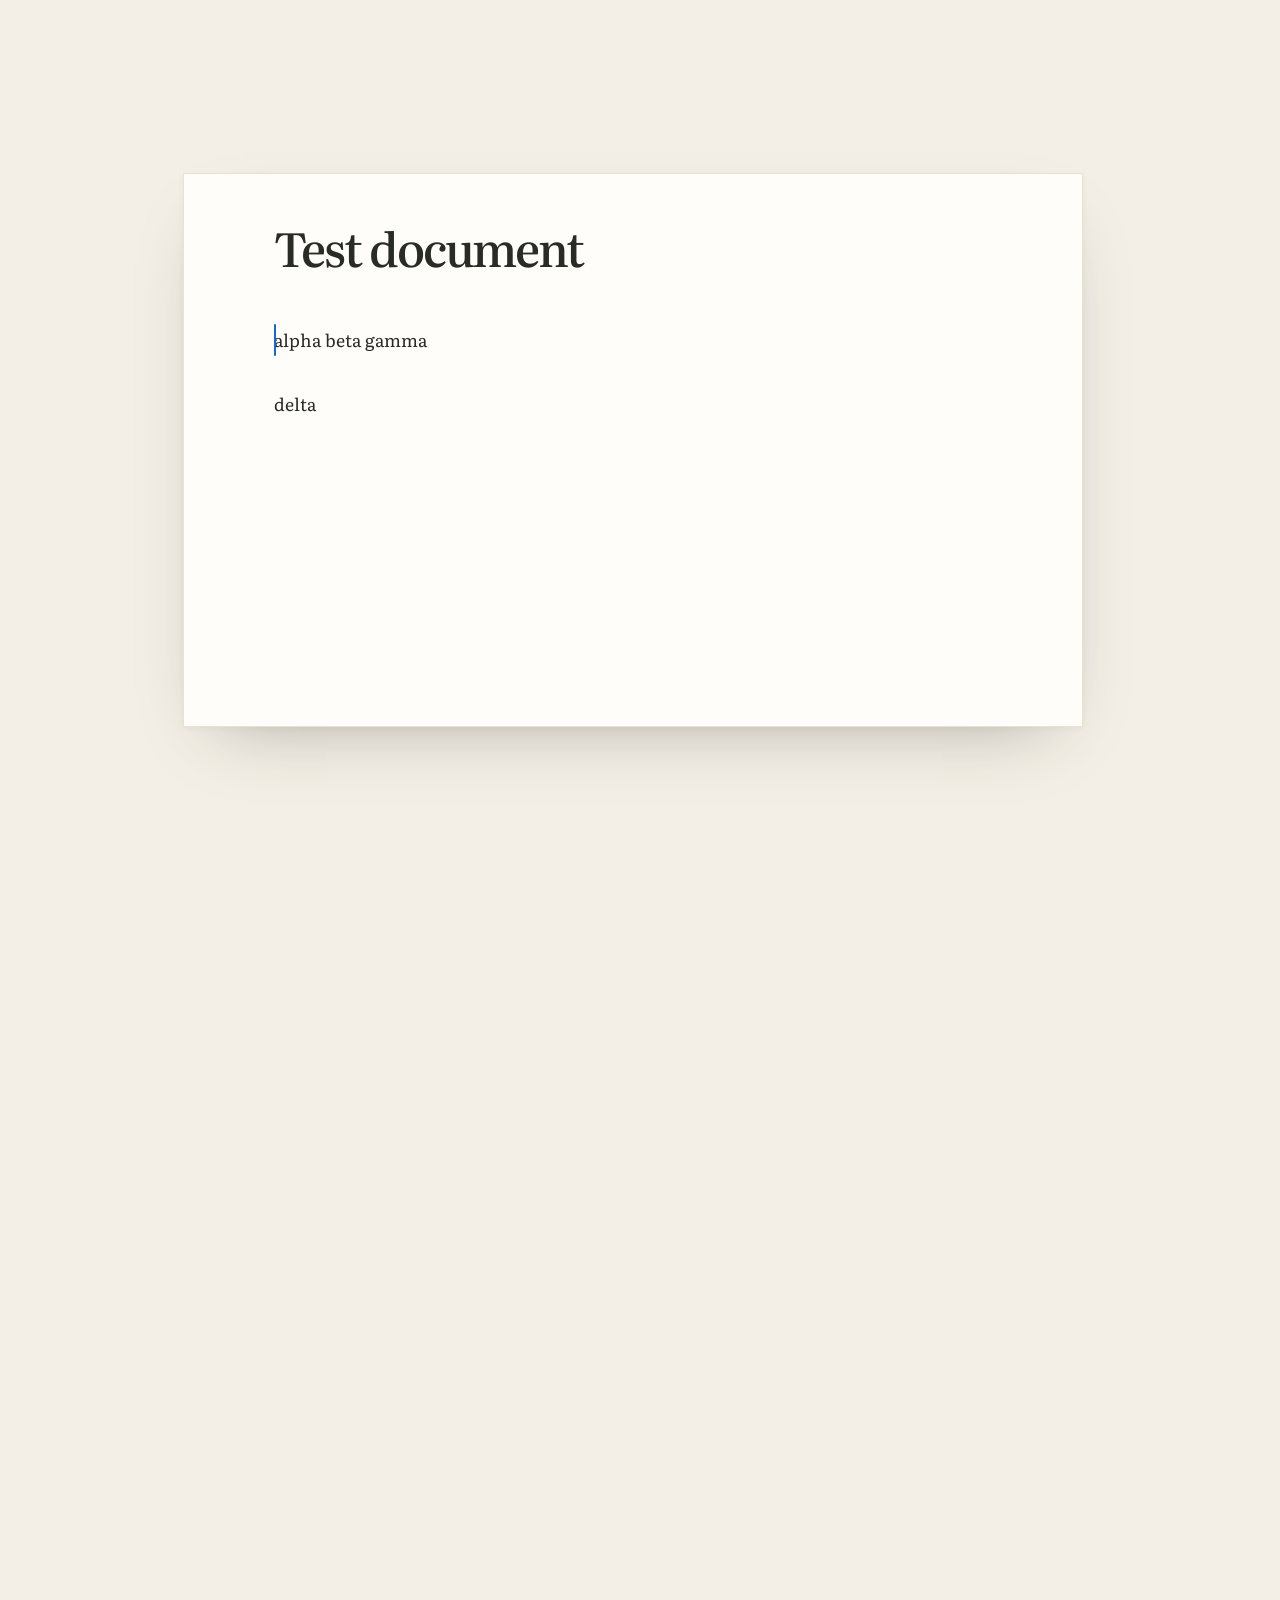
<file: test/harness.html>
<!doctype html>
<html lang="en">
<head>
  <meta charset="utf-8">
  <meta name="viewport" content="width=device-width, initial-scale=1">
  <title>Grapho editor harness</title>
  <link rel="icon" type="image/svg+xml" href="/assets/favicon.ico">
  <link rel="stylesheet" href="/assets/app.css">
  <style>
    /* Tests need a stable page without the app's sticky header. */
    body.editor-page { min-height: 100vh; }
    .editor-workspace { padding: 0; }
    .paper { min-height: 0; }
  </style>
</head>
<body class="editor-page">
  <main class="editor-workspace">
    <div class="editor-column" id="editorColumn">
      <article class="paper" id="paper" aria-busy="false">
        <header class="paper-head" data-title="Test document">
          <textarea class="document-title" id="documentTitle" rows="1" aria-label="Document title">Test document</textarea>
        </header>
        <div class="prose" id="editor" role="textbox" aria-multiline="true" aria-label="Document content">
          <div class="doc-content"></div>
          <div class="doc-overlay" aria-hidden="true">
            <div class="doc-caret"></div>
          </div>
          <textarea class="doc-input" id="docInput" aria-hidden="true" tabindex="-1" autocomplete="off" spellcheck="false"></textarea>
        </div>
      </article>
    </div>
  </main>
  <script type="module" src="./markdown.test.js"></script>
  <script type="module" src="./markdown-edit.test.js"></script>
  <script type="module" src="./markdown-fuzz.test.js"></script>
  <script type="module" src="./autosave.test.js"></script>
  <script type="module" src="./table.test.js"></script>
  <script type="module" src="./editor.test.js"></script>
</body>
</html>
</file>
<file: assets/app.css>
/* --------------------------------------------------------------------------
   Grapho — a quiet, local-first document editor
   -------------------------------------------------------------------------- */

@font-face {
  font-family: "Inter";
  src: url("/assets/fonts/inter-latin.woff2") format("woff2");
  font-style: normal;
  font-weight: 400 700;
  font-display: swap;
}

@font-face {
  font-family: "Kalam";
  src: url("/assets/fonts/kalam-latin.woff2") format("woff2");
  font-style: normal;
  font-weight: 400;
  font-display: swap;
}

@font-face {
  font-family: "Literata";
  src: url("/assets/fonts/literata-latin.woff2") format("woff2");
  font-style: normal;
  font-weight: 400 700;
  font-display: swap;
}

@font-face {
  font-family: "Literata";
  src: url("/assets/fonts/literata-italic-latin.woff2") format("woff2");
  font-style: italic;
  font-weight: 400 700;
  font-display: swap;
}

:root {
  color-scheme: light;

  --bg: #f3efe6;
  --bg-deep: #ebe5d9;
  --bg-soft: #f8f5ee;
  --surface: #fffdf8;
  --surface-raised: #fffefa;
  --surface-soft: #f7f3ea;
  --ink: #23271f;
  --ink-soft: #4a4e43;
  --muted: #75796c;
  --faint: #9a9b8e;
  --line: #e2dccf;
  --line-strong: #d3cbbb;
  /* One accent: Google Blue 700, the cool complement to the warm paper. */
  --accent: #1967d2;
  --accent-strong: #185abc;
  --accent-soft: #e8f0fe;
  --accent-wash: #f5f8ff;
  --board-icon: #a44d14;
  --drawing-icon: #7741b0;
  --danger: #b23b2b;
  --danger-soft: #f7e3df;
  /* Google Green 700. The version check is the app's one positive status, so
     it gets the semantic counterpart of the danger tint. */
  --success: #137333;
  --paper: #fffdf9;
  --paper-ink: #292c24;
  --paper-muted: #76796c;
  --focus: #1a73e8;
  --selection: #d2e3fc;

  --brand-tile: #262c22;
  --brand-page: #f7f2e5;
  --brand-dot: #1967d2;

  --feature-bg: #252b20;
  --feature-ink: #f8f3e6;
  --feature-muted: rgba(248, 243, 230, 0.62);
  --feature-line: rgba(248, 243, 230, 0.18);
  --feature-soft: rgba(248, 243, 230, 0.08);

  --font-ui: "Inter", "Segoe UI", system-ui, -apple-system, sans-serif;
  --font-reading: "Literata", "Iowan Old Style", "Palatino Linotype", Georgia, serif;
  --font-mono: "Cascadia Code", "SFMono-Regular", Consolas, "Liberation Mono", monospace;

  --shadow-sm: 0 1px 2px rgba(50, 42, 30, 0.04);
  --shadow-card: 0 12px 32px -22px rgba(50, 42, 30, 0.32);
  --shadow-paper: 0 28px 70px -36px rgba(56, 46, 32, 0.38), 0 2px 6px rgba(56, 46, 32, 0.04);
  --shadow-popover: 0 18px 44px -18px rgba(38, 31, 23, 0.3), 0 2px 8px rgba(38, 31, 23, 0.07);
  --shadow-overlay: 0 34px 90px -28px rgba(26, 23, 16, 0.45);
}

html[data-theme="dark"] {
  color-scheme: dark;

  /* Neutral charcoal keyboard: the darker surround is the desk, the key faces
     are the raised surfaces, and the glyph white is the ink. */
  --bg: #232126;
  --bg-deep: #1b191e;
  --bg-soft: #28262b;
  --surface: #2d2b30;
  --surface-raised: #353338;
  --surface-soft: #312f34;
  --ink: #f5f3f7;
  --ink-soft: #d5d3d8;
  --muted: #a6a4a9;
  --faint: #7f7c83;
  --line: #3b393f;
  --line-strong: #4b4950;
  /* Google Blue 300 carries the accent on charcoal; 200 is the emphasis tint. */
  --accent: #8ab4f8;
  --accent-strong: #a8c7fa;
  --accent-soft: #1f2b40;
  --accent-wash: #1a212e;
  --board-icon: #f0aa72;
  --drawing-icon: #c5a4fa;
  --danger: #f08e7d;
  --danger-soft: #3a2421;
  /* Google Green 300 carries the same positive status on charcoal. */
  --success: #81c995;
  --paper: #313036;
  --paper-ink: #f2f0f4;
  --paper-muted: #a3a1a6;
  --focus: #a8c7fa;
  --selection: #33435c;

  --brand-tile: #f1eff3;
  --brand-page: #2d2b30;
  --brand-dot: #8ab4f8;

  --feature-bg: #f1eff3;
  --feature-ink: #1f1d21;
  --feature-muted: rgba(31, 29, 33, 0.62);
  --feature-line: rgba(31, 29, 33, 0.16);
  --feature-soft: rgba(31, 29, 33, 0.06);

  /* On charcoal the surfaces already separate themselves by tone, so the dark
     theme keeps shadows short. A long, low-alpha blur is what banded against
     the flat desk and paper: the 8-bit falloff only has a few levels to spend
     over tens of pixels, and the contour rings read as a glow. Short layered
     shadows stay inside the surface edges instead. */
  --shadow-sm: 0 1px 2px rgba(0, 0, 0, 0.26);
  --shadow-card: 0 2px 6px -3px rgba(0, 0, 0, 0.5), 0 8px 18px -12px rgba(0, 0, 0, 0.45);
  --shadow-paper: 0 1px 3px rgba(0, 0, 0, 0.35);
  --shadow-popover: 0 2px 6px -2px rgba(0, 0, 0, 0.45), 0 10px 20px -10px rgba(0, 0, 0, 0.45);
  --shadow-overlay: 0 4px 10px -4px rgba(0, 0, 0, 0.45), 0 16px 28px -14px rgba(0, 0, 0, 0.45);
}

*,
*::before,
*::after {
  box-sizing: border-box;
}

html {
  min-height: 100%;
  scroll-behavior: smooth;
}

/* The editor lays out its own text and centres the paper, so a scrollbar
   appearing mid-sentence would move it and re-wrap every line. Reserving the
   gutter is only worth the empty strip on that page; elsewhere the bar keeps
   its normal behaviour. */
html:has(body.editor-page) {
  scrollbar-gutter: stable;
}

body {
  min-height: 100vh;
  margin: 0;
  background: var(--bg);
  color: var(--ink);
  font-family: var(--font-ui);
  font-size: 15px;
  line-height: 1.5;
  -webkit-font-smoothing: antialiased;
  text-rendering: optimizeLegibility;
}

body.home-page,
body.error-page {
  overflow-x: hidden;
}

::selection {
  background: var(--selection);
  color: var(--ink);
}

h1,
h2,
h3,
p {
  margin: 0;
}

button,
input,
select {
  font: inherit;
  color: inherit;
}

button {
  border: 0;
  background: none;
  cursor: pointer;
}

a {
  color: inherit;
  text-decoration: none;
}

svg {
  display: block;
}

img {
  max-width: 100%;
}

[hidden] {
  display: none !important;
}

:focus-visible {
  outline: 2px solid var(--focus);
  outline-offset: 3px;
}

::placeholder {
  color: var(--faint);
  opacity: 1;
}

.shell {
  width: min(1240px, calc(100% - 80px));
  margin-inline: auto;
}

.skip-link {
  position: fixed;
  top: 12px;
  left: 12px;
  z-index: 100;
  padding: 10px 14px;
  border-radius: 8px;
  background: var(--ink);
  color: var(--paper);
  font-size: 13px;
  font-weight: 600;
  transform: translateY(-160%);
  transition: transform 160ms ease;
}

.skip-link:focus {
  transform: translateY(0);
}

.sr-only {
  position: absolute !important;
  width: 1px !important;
  height: 1px !important;
  padding: 0 !important;
  margin: -1px !important;
  overflow: hidden !important;
  clip: rect(0, 0, 0, 0) !important;
  white-space: nowrap !important;
  border: 0 !important;
}

/* --------------------------------------------------------------------------
   Brand & shared controls
   -------------------------------------------------------------------------- */

.brand {
  display: inline-flex;
  align-items: center;
  gap: 11px;
  width: fit-content;
  border-radius: 8px;
}

.brand-mark {
  display: grid;
  width: 34px;
  height: 34px;
  place-items: center;
  flex: 0 0 auto;
}

.brand-mark svg {
  width: 100%;
  height: 100%;
}

.brand-word {
  font-family: var(--font-reading);
  font-size: 23px;
  font-weight: 560;
  letter-spacing: -0.04em;
  line-height: 1;
}

.brand-dot {
  color: var(--brand-dot);
}

.brand:hover .brand-dot {
  color: var(--accent);
}

.site-header {
  position: relative;
  z-index: 5;
  padding: 28px 0;
}

.site-header-inner {
  display: flex;
  align-items: center;
  justify-content: space-between;
}

.home-header-row {
  justify-content: flex-end;
}

.icon-button {
  display: inline-grid;
  width: 40px;
  height: 40px;
  place-items: center;
  border: 1px solid var(--line);
  border-radius: 11px;
  background: var(--surface);
  color: var(--muted);
  transition: color 160ms ease, border-color 160ms ease, background 160ms ease;
}

.icon-button:hover {
  border-color: var(--line-strong);
  background: var(--bg-soft);
  color: var(--ink);
}

.icon-button svg {
  width: 19px;
  height: 19px;
}

.button {
  display: inline-flex;
  align-items: center;
  justify-content: center;
  gap: 8px;
  min-height: 42px;
  padding: 10px 17px;
  border: 1px solid transparent;
  border-radius: 10px;
  font-size: 13.5px;
  font-weight: 600;
  letter-spacing: -0.01em;
  line-height: 1;
  transition: background 160ms ease, border-color 160ms ease, color 160ms ease, transform 160ms ease;
}

.button:active {
  transform: translateY(1px);
}

.button-primary {
  background: var(--ink);
  color: var(--paper);
}

.button-primary:hover {
  background: var(--ink-soft);
}

html[data-theme="dark"] .button-primary {
  background: var(--ink);
  color: var(--bg-deep);
}

html[data-theme="dark"] .button-primary:hover {
  background: #fffeff;
}

.button-quiet {
  border-color: var(--line);
  background: var(--surface-raised);
  color: var(--ink-soft);
}

.button-quiet:hover {
  border-color: var(--line-strong);
  background: var(--surface-soft);
}

.button-danger {
  background: var(--danger);
  color: #fff9f6;
}

.button-danger:hover {
  filter: brightness(0.94);
}

.text-button {
  padding: 5px 9px;
  border-radius: 7px;
  background: var(--surface-raised);
  color: var(--accent);
  font-size: 13px;
  font-weight: 600;
}

.text-button:hover {
  background: var(--surface-soft);
}

/* --------------------------------------------------------------------------
   Home: header, new document, and library
   -------------------------------------------------------------------------- */

.home-page {
  position: relative;
  background: var(--bg);
}

.home-main {
  padding-top: 10px;
}

.new-document-wrap {
  display: flex;
  justify-content: center;
  padding: 16px 0 44px;
}

.new-document-button {
  display: inline-flex;
  width: min(100%, 260px);
  min-height: 70px;
  align-items: center;
  justify-content: center;
  gap: 11px;
  padding: 12px 22px;
  border: 1px solid color-mix(in srgb, var(--feature-bg) 80%, var(--line));
  border-radius: 7px;
  background: var(--feature-bg);
  box-shadow: 0 22px 50px -32px rgba(35, 34, 24, 0.5);
  color: var(--feature-ink);
  font-family: var(--font-reading);
  font-size: 25px;
  font-weight: 500;
  letter-spacing: -0.035em;
  line-height: 1.1;
  /* The corners stay at 7px and nothing moves. Hover only adds a drop
     shadow; the fill, the ink, and the border stay as they are. */
  transition: box-shadow 180ms ease;
}

.new-document-button:hover {
  /* The resting glow stays put; the drop shadow layered on it is the only
     thing hover changes. */
  box-shadow:
    0 22px 50px -32px rgba(35, 34, 24, 0.5),
    0 2px 4px rgba(35, 34, 24, 0.16),
    0 5px 12px -1px rgba(35, 34, 24, 0.32);
}

/* On charcoal the warm drop shadow nearly disappears and a 50px blur bands
   against the flat desk, so the dark theme casts a short black one instead. */
html[data-theme="dark"] .new-document-button {
  box-shadow: 0 2px 8px -4px rgba(0, 0, 0, 0.35);
}

html[data-theme="dark"] .new-document-button:hover {
  box-shadow:
    0 2px 6px -2px rgba(0, 0, 0, 0.4),
    0 8px 16px -12px rgba(0, 0, 0, 0.45);
}

.new-document-button svg {
  width: 1em;
  height: 1em;
  flex: 0 0 auto;
  /* The glyph is centred on the label's cap height, not on the line box: the
     descender space in the line box leaves the icon sitting high by 0.07em. */
  transform: translateY(0.07em);
}


.library-search {
  display: flex;
  align-items: center;
  justify-content: center;
  gap: 10px;
}

.library-space-select {
  width: clamp(132px, 36vw, 170px);
  height: 44px;
  flex: 0 0 auto;
  padding: 0 10px;
  border: 1px solid var(--line);
  border-radius: 7px;
  background: var(--surface);
  color: var(--ink);
  font-size: 13px;
  text-overflow: ellipsis;
}

.library-search .search-box {
  width: 100%;
  min-width: 0;
  max-width: 360px;
}

.library {
  padding-top: 32px;
  padding-bottom: 62px;
}


.search-box {
  display: flex;
  width: 282px;
  height: 44px;
  align-items: center;
  gap: 9px;
  padding: 0 12px;
  border: 1px solid var(--line);
  background: color-mix(in srgb, var(--surface) 58%, transparent);
  color: var(--faint);
  transition: border-color 160ms ease, background 160ms ease, box-shadow 160ms ease;
}

.search-box:focus-within {
  border-color: color-mix(in srgb, var(--accent) 55%, var(--line));
  background: var(--surface);
  box-shadow: 0 0 0 3px color-mix(in srgb, var(--accent) 10%, transparent);
  color: var(--muted);
}

.search-box > svg {
  width: 17px;
  height: 17px;
  flex: 0 0 auto;
}

.search-box input {
  width: 100%;
  min-width: 0;
  padding: 0;
  border: 0;
  outline: 0;
  background: transparent;
  color: var(--ink);
  font-size: 13px;
}

.search-box input::-webkit-search-cancel-button {
  cursor: pointer;
}

.search-box kbd {
  display: inline-grid;
  min-width: 20px;
  height: 20px;
  place-items: center;
  border: 1px solid var(--line);
  border-radius: 5px;
  background: var(--bg-soft);
  color: var(--faint);
  font-family: var(--font-ui);
  font-size: 10px;
  line-height: 1;
}

.library-message {
  display: flex;
  align-items: center;
  gap: 14px;
  margin-top: 24px;
  padding: 14px 16px;
  border: 1px solid color-mix(in srgb, var(--danger) 26%, var(--line));
  border-radius: 10px;
  background: var(--danger-soft);
  color: var(--danger);
  font-size: 13px;
}

.library-message.is-searching {
  border-color: var(--line);
  background: var(--surface);
  color: var(--muted);
}

.library-toolbar {
  display: flex;
  align-items: center;
  justify-content: flex-end;
  gap: 10px;
  margin-bottom: 10px;
}

.library-column-label {
  color: var(--muted);
  font-size: 12.5px;
  font-weight: 500;
  letter-spacing: 0.005em;
}

.library-toolbar-actions {
  display: flex;
  align-items: center;
  gap: 2px;
}

.library-toolbar .icon-button {
  width: 34px;
  height: 34px;
  border-color: transparent;
  background: var(--bg);
}

.library-toolbar .icon-button:hover,
.library-toolbar .icon-button[aria-expanded="true"] {
  border-color: transparent;
  background: var(--bg-deep);
  color: var(--ink);
}

.documents.is-grid {
  display: grid;
  grid-template-columns: repeat(auto-fill, minmax(206px, 1fr));
  gap: 17px;
}

.document-card {
  position: relative;
  min-width: 0;
  min-height: 222px;
  border: 1px solid var(--line);
  border-radius: 15px;
  background: color-mix(in srgb, var(--surface) 84%, transparent);
  box-shadow: var(--shadow-sm);
  transition: border-color 180ms ease, background 180ms ease, box-shadow 180ms ease, transform 180ms ease;
}

.document-card:hover,
.document-card:focus-within {
  z-index: 4;
  border-color: var(--line-strong);
  background: var(--surface);
  box-shadow: var(--shadow-card);
  transform: translateY(-2px);
}

.document-card-link {
  display: flex;
  min-height: 220px;
  flex-direction: column;
  padding: 22px;
  border-radius: inherit;
}

.document-card-link:focus-visible {
  outline-offset: -3px;
}

/* The grid card leads with a miniature of the document's opening lines. The
   preview is plain HTML laid out at the page's own proportions, so ordinary
   browser text wrapping gives it the shape of a page without rendering an
   image or saving anything when a document is edited. It is built only in grid
   view, and only for cards near the viewport (home.js); list rows keep the
   glyph instead. */
.document-thumb {
  display: none;
}

.document-preview {
  position: absolute;
  inset: 0;
  overflow: hidden;
  padding: 6.2% 10% 0;
  background: var(--paper);
  color: var(--paper-ink);
  font-family: var(--font-reading);
  /* 17.5 px on the 640 px wide page the miniature is laid out at. */
  font-size: 6.8px;
  font-size: 2.7344cqw;
  font-weight: 400;
  letter-spacing: 0;
  line-height: 1.82;
  overflow-wrap: break-word;
}

.document-preview > :first-child {
  margin-top: 0;
}

.document-preview p,
.document-preview ul,
.document-preview ol {
  margin: 0 0 1.05em;
}

.document-preview h1,
.document-preview h2,
.document-preview h3 {
  margin: 1.4em 0 0.55em;
  font-weight: 500;
  line-height: 1.23;
}

.document-preview h1 {
  font-size: 1.9em;
  letter-spacing: -0.03em;
}

.document-preview h2 {
  font-size: 1.5em;
  letter-spacing: -0.03em;
}

.document-preview h3 {
  font-size: 1.24em;
  letter-spacing: -0.025em;
}

.document-preview ul,
.document-preview ol {
  padding-left: 1.5em;
}

.document-preview li {
  margin: 0 0 0.3em;
}

.document-preview li:last-child {
  margin-bottom: 0;
}

.document-preview blockquote {
  margin: 1.6em 0;
  padding-left: 0.9em;
  border-left: 1px solid var(--line-strong);
  color: var(--ink-soft);
  font-size: 1.1em;
  font-style: italic;
  line-height: 1.72;
}

.document-preview blockquote p {
  margin: 0;
}

.document-preview pre {
  margin: 0 0 1.05em;
  padding: 0.55em 0.7em;
  border-radius: 0.35em;
  background: var(--surface-soft);
  font-family: var(--font-mono);
  font-size: 0.771em;
  line-height: 1.65;
  white-space: pre-wrap;
}

.document-preview code {
  font-family: var(--font-mono);
  font-size: 0.82em;
}

.document-preview b {
  font-weight: 700;
}

.document-preview i {
  font-style: italic;
}

.document-preview u {
  text-decoration: underline;
  text-underline-offset: 0.2em;
}

.document-preview s {
  text-decoration: line-through;
}

.document-preview .document-thumb-image {
  display: block;
  width: 62%;
  aspect-ratio: 4 / 3;
  margin: 1.1em auto;
  border-radius: 0.35em;
  background: var(--bg-deep);
}

.document-preview hr {
  margin: 1.5em 0;
  border: 0;
  border-top: 1px solid var(--line-strong);
}

.document-card.is-board,
.document-type-option[data-document-extension="boards"] {
  --document-type-color: var(--board-icon);
}

.document-card.is-drawing,
.document-type-option[data-document-extension="draw"] {
  --document-type-color: var(--drawing-icon);
}

.document-glyph {
  --glyph-accent: var(--document-type-color, var(--accent));
  display: grid;
  width: 36px;
  height: 36px;
  margin-bottom: 21px;
  place-items: center;
  border: 1px solid var(--line);
  border-radius: 9px;
  background: var(--surface-soft);
  color: var(--document-type-color, var(--muted));
  transition: border-color 180ms ease, color 180ms ease, background 180ms ease;
}

.document-glyph svg {
  width: 21px;
  height: 21px;
}

.document-card:not(.is-board) .board-glyph-icon,
.document-card:not(.is-drawing) .drawing-glyph-icon,
.document-card.is-board .document-glyph-icon,
.document-card.is-drawing .document-glyph-icon {
  display: none;
}

.document-card:hover .document-glyph {
  border-color: color-mix(in srgb, var(--glyph-accent) 26%, var(--line));
  background: color-mix(in srgb, var(--glyph-accent) 9%, var(--surface-soft));
  color: var(--glyph-accent);
}

.document-copy {
  display: flex;
  min-width: 0;
  flex: 1;
  flex-direction: column;
}

.document-label {
  display: block;
  min-width: 0;
}

.document-card-title {
  display: -webkit-box;
  overflow: hidden;
  padding-right: 22px;
  color: var(--ink);
  font-family: var(--font-reading);
  font-size: 20px;
  font-weight: 570;
  letter-spacing: -0.025em;
  line-height: 1.32;
  overflow-wrap: anywhere;
  -webkit-box-orient: vertical;
  -webkit-line-clamp: 2;
}

.document-search-excerpt {
  display: -webkit-box;
  overflow: hidden;
  margin-top: 3px;
  color: var(--muted);
  font-size: 12px;
  line-height: 1.5;
  overflow-wrap: anywhere;
  -webkit-box-orient: vertical;
  -webkit-line-clamp: 3;
}

.document-label mark {
  background: transparent;
  color: var(--accent-strong);
  font-weight: 650;
}

.document-meta {
  display: flex;
  align-items: center;
  flex-wrap: wrap;
  gap: 6px;
  margin-top: auto;
  padding-top: 20px;
  color: var(--faint);
  font-size: 11px;
  letter-spacing: 0.005em;
}

.document-space {
  display: block;
  min-width: 0;
  overflow: hidden;
  color: var(--muted);
  font-size: 11px;
  text-overflow: ellipsis;
  white-space: nowrap;
}

.card-menu-wrap {
  position: absolute;
  z-index: 3;
  top: 14px;
  right: 13px;
}

.card-menu-button {
  display: grid;
  width: 32px;
  height: 32px;
  place-items: center;
  border-radius: 8px;
  background: var(--surface);
  color: var(--faint);
  opacity: 0;
  pointer-events: none;
  transition: opacity 160ms ease, background 160ms ease, color 160ms ease;
}

.card-menu-button svg {
  width: 18px;
  height: 18px;
}

.document-card:hover .card-menu-button,
.document-card:focus-within .card-menu-button,
.card-menu-button[aria-expanded="true"] {
  opacity: 1;
  pointer-events: auto;
}

@media (hover: none) {
  .card-menu-button {
    opacity: 1;
    pointer-events: auto;
  }

  .search-box kbd {
    display: none;
  }
}

.card-menu-button:hover,
.card-menu-button[aria-expanded="true"] {
  background: var(--bg-deep);
  color: var(--ink);
}

.card-menu,
.popover-menu {
  /* Where the opening animation starts: the last few pixels between the menu
     and its trigger. Menus placed above the trigger flip the sign, in JS for
     the measured editor popovers and in CSS for the grid card menu. */
  --menu-shift: -6px;
  position: absolute;
  z-index: 20;
  min-width: 174px;
  padding: 6px;
  border: 1px solid var(--line);
  border-radius: 11px;
  background: var(--surface-raised);
  box-shadow: var(--shadow-popover);
}

.card-menu {
  top: 37px;
  right: 0;
}

/* Menus settle into place instead of popping in. `ease` spreads the fade over
   the whole 180ms instead of finishing it in the first frames; that reads as
   a quick settle, not a flash, and stays short enough to never delay a choice.
   Reduced-motion readers get the menu instantly. */
.card-menu:not([hidden]),
.popover-menu:not([hidden]) {
  animation: menu-in 180ms ease;
}

.popover-menu[data-side="above"] {
  --menu-shift: 6px;
}

@keyframes menu-in {
  from {
    opacity: 0;
    transform: translateY(var(--menu-shift));
  }
}

@media (prefers-reduced-motion: reduce) {
  .card-menu:not([hidden]),
  .popover-menu:not([hidden]) {
    animation: none;
  }
}

.menu-item {
  display: flex;
  width: 100%;
  min-height: 35px;
  align-items: center;
  gap: 9px;
  padding: 7px 9px;
  border-radius: 7px;
  background: var(--surface-raised);
  color: var(--ink-soft);
  font-size: 12.5px;
  font-weight: 500;
  text-align: left;
  white-space: nowrap;
}

.menu-item svg {
  width: 16px;
  height: 16px;
  flex: 0 0 auto;
  color: var(--faint);
}

.menu-item:hover {
  background: var(--bg-soft);
  color: var(--ink);
}

.menu-item[aria-current="page"] {
  background: var(--accent-soft);
  color: var(--accent);
}

.menu-item[aria-current="page"] svg {
  color: currentColor;
}

.menu-item-danger {
  color: var(--danger);
}

.menu-item-danger svg {
  color: currentColor;
}

.menu-item-danger:hover {
  background: var(--danger-soft);
  color: var(--danger);
}

.menu-rule {
  height: 1px;
  margin: 5px 3px;
  background: var(--line);
}

.popover-label {
  padding: 7px 9px 5px;
  color: var(--faint);
  font-size: 9.5px;
  font-weight: 650;
  letter-spacing: 0.15em;
  text-transform: uppercase;
}

.theme-choice {
  display: grid;
  grid-template-columns: 1fr 1fr;
  gap: 4px;
  padding: 1px 0 2px;
}

.theme-choice-button {
  display: grid;
  height: 32px;
  place-items: center;
  border-radius: 7px;
  background: var(--surface-raised);
  color: var(--muted);
  transition: background 160ms ease, color 160ms ease;
}

.theme-choice-button svg {
  width: 16px;
  height: 16px;
}

.theme-choice-button:hover {
  background: var(--bg-soft);
  color: var(--ink);
}

.theme-choice-button[aria-checked="true"] {
  background: var(--accent-soft);
  color: var(--accent);
}

.library-sort-menu {
  top: calc(100% + 8px);
  right: 0;
  min-width: 190px;
}

.library-menu {
  top: calc(100% + 8px);
  right: 0;
  min-width: 190px;
}

.library-sort-menu .menu-item[aria-checked="true"] {
  background: var(--accent-soft);
  color: var(--accent);
}

.document-card-skeleton {
  display: flex;
  min-height: 222px;
  flex-direction: column;
  padding: 22px;
  overflow: hidden;
}

.skeleton {
  display: block;
  border-radius: 6px;
  background: linear-gradient(90deg, var(--bg-deep) 25%, var(--surface-soft) 38%, var(--bg-deep) 52%);
  background-size: 300% 100%;
  animation: shimmer 1.5s ease-in-out infinite;
}

/* On charcoal the light theme's tones would sink into the desk, so the bars
   take the raised surfaces instead: still quiet, but a loading row reads as a
   row rather than as a dark smear. */
html[data-theme="dark"] .skeleton {
  background: linear-gradient(90deg, var(--surface-soft) 25%, var(--line-strong) 38%, var(--surface-soft) 52%);
  background-size: 300% 100%;
}

/* The loading placeholder's highlight travels across the bar, which is what
   tells the eye the library is on its way. These keyframes were lost when the
   editor rewrite replaced the old motion section, leaving `.skeleton` static
   and a slow listing looking like a page with nothing on it. */
@keyframes shimmer {
  0% {
    background-position: 100% 0;
  }

  100% {
    background-position: -100% 0;
  }
}

@media (prefers-reduced-motion: reduce) {
  .skeleton {
    animation: none;
  }
}

.skeleton-thumb {
  display: none;
}

.skeleton-icon {
  width: 36px;
  height: 36px;
  border-radius: 9px;
}

.skeleton-title {
  width: 63%;
  height: 18px;
  margin-top: 23px;
}

.skeleton-meta {
  width: 39%;
  height: 9px;
  margin-top: auto;
}

/* Grid: a miniature of the page above the title, the way a document shelf
   reads. The glyph is a list-row affordance. */
.documents.is-grid .document-card,
.documents.is-grid .document-card-link {
  min-height: 0;
}

.documents.is-grid .document-card {
  display: flex;
  flex-direction: column;
  border-radius: 13px;
  background: var(--surface);
}

.documents.is-grid .document-card-link {
  flex: 1;
  flex-direction: column;
  padding: 0;
  overflow: hidden;
  border-radius: inherit;
}

.documents.is-grid .document-glyph,
.documents.is-grid .skeleton-icon {
  display: none;
}

.documents.is-grid .document-thumb {
  position: relative;
  display: block;
  width: 100%;
  aspect-ratio: 210 / 297;
  overflow: hidden;
  border-bottom: 1px solid var(--line);
  background: var(--paper);
  container-type: inline-size;
  pointer-events: none;
  user-select: none;
}

/* Grapho has no page breaks, so longer documents keep going past the card.
   Fading the far edge says "more below" without cutting a line in half. */
.documents.is-grid .document-thumb::after {
  position: absolute;
  inset: auto 0 0;
  height: 9%;
  background: linear-gradient(to bottom, transparent, var(--paper) 88%);
  content: "";
}

.documents.is-grid .is-drawing .document-card-link {
  display: grid;
  grid-template-columns: minmax(0, 1fr);
  grid-template-rows: auto 1fr;
}

.documents.is-grid .is-drawing :is(.document-thumb, .document-glyph) {
  grid-area: 1 / 1;
}

.documents.is-grid .is-drawing .document-glyph {
  z-index: 1;
  display: grid;
  place-self: center;
  margin: 0;
  pointer-events: none;
}

.documents.is-grid .document-copy {
  flex: 1;
  justify-content: center;
  gap: 2px;
  padding: 11px 40px 13px 14px;
}

.documents.is-grid .document-card-title {
  padding-right: 0;
  font-size: 14.5px;
  letter-spacing: -0.015em;
  line-height: 1.36;
  -webkit-line-clamp: 2;
}

.documents.is-grid .document-meta {
  margin-top: 1px;
  padding-top: 0;
  font-size: 11px;
}

.documents.is-grid .card-menu-wrap {
  top: auto;
  right: 7px;
  bottom: 11px;
}

.documents.is-grid .card-menu {
  top: auto;
  bottom: 37px;
  /* It opens above its button, so it settles upward, out of it. */
  --menu-shift: 6px;
}

.documents.is-grid .document-card-skeleton {
  min-height: 0;
  padding: 0;
}

.documents.is-grid .skeleton-thumb {
  display: block;
  width: 100%;
  aspect-ratio: 210 / 297;
  border-radius: 0;
}

.documents.is-grid .skeleton-title {
  width: calc(100% - 54px);
  height: 13px;
  margin: 13px 40px 0 14px;
}

.documents.is-grid .skeleton-meta {
  width: 42%;
  height: 9px;
  margin: 9px 40px 15px 14px;
}

/* List view: a file listing, one row per document. The same card markup as the
   grid, laid out flat. */

.documents.is-list .document-card {
  position: relative;
  min-height: 0;
  border: 0;
  border-bottom: 1px solid var(--line);
  border-radius: 0;
  background: transparent;
  box-shadow: none;
}

.documents.is-list .document-card::before {
  position: absolute;
  inset: 3px -12px;
  border-radius: 10px;
  background: var(--surface);
  content: "";
  opacity: 0;
  pointer-events: none;
  transition: opacity 150ms ease;
}

.documents.is-list .document-card:hover,
.documents.is-list .document-card:focus-within {
  z-index: 2;
  border-color: var(--line);
  background: transparent;
  box-shadow: none;
  transform: none;
}

.documents.is-list .document-card:hover::before,
.documents.is-list .document-card:focus-within::before {
  opacity: 1;
}

/* The card whose menu is open stays above every other card. In list view the
   menu hangs over the rows below, and those rows are raised on hover; without
   this the later hovered row would paint over the open menu. */
.documents .document-card:has(.card-menu-button[aria-expanded="true"]) {
  z-index: 5;
}

.documents.is-list .document-card-link {
  position: relative;
  z-index: 1;
  min-height: 0;
  flex-direction: row;
  align-items: center;
  gap: 14px;
  padding: 11px 40px 11px 10px;
  border-radius: 10px;
}

.documents.is-list .document-glyph {
  width: 30px;
  height: 30px;
  margin-bottom: 0;
  border: 0;
  border-radius: 8px;
  background: color-mix(in srgb, var(--glyph-accent) 9%, transparent);
  color: var(--glyph-accent);
}

.documents.is-list .document-glyph svg {
  width: 18px;
  height: 18px;
}

.documents.is-list .document-copy {
  flex-direction: row;
  align-items: center;
  gap: 18px;
}

.documents.is-list .document-label {
  flex: 1;
}

.documents.is-list .document-card-title {
  display: block;
  flex: 1;
  overflow: hidden;
  padding-right: 0;
  font-family: var(--font-ui);
  font-size: 14px;
  font-weight: 500;
  letter-spacing: -0.005em;
  line-height: 1.5;
  text-overflow: ellipsis;
  white-space: nowrap;
}

.documents.is-list.is-search-results .document-card-title {
  display: -webkit-box;
  white-space: normal;
}

.documents.is-list .document-meta {
  width: 128px;
  flex: 0 0 128px;
  justify-content: flex-start;
  margin: 0;
  padding: 0;
  color: var(--muted);
  font-size: 12px;
  white-space: nowrap;
}

.documents.is-list .card-menu-wrap {
  top: 50%;
  right: 2px;
  transform: translateY(-50%);
}

.documents.is-list .document-card-skeleton {
  min-height: 0;
  flex-direction: row;
  align-items: center;
  gap: 14px;
  padding: 11px 40px 11px 10px;
  overflow: hidden;
}

.documents.is-list .skeleton-icon {
  width: 30px;
  height: 30px;
  border-radius: 8px;
}

.documents.is-list .skeleton-title {
  width: min(16rem, 45%);
  height: 12px;
  margin-top: 0;
}

.documents.is-list .skeleton-meta {
  width: 128px;
  height: 10px;
  margin-top: 0;
  margin-left: auto;
}

.empty-state {
  display: flex;
  flex-direction: column;
  align-items: center;
  margin-top: 0;
  padding: 60px 24px 58px;
  border: 1px dashed var(--line-strong);
  border-radius: 16px;
  background: color-mix(in srgb, var(--surface) 38%, transparent);
  text-align: center;
}

.empty-illustration {
  width: 84px;
  height: 96px;
  margin-bottom: 21px;
  color: var(--muted);
  transform: rotate(-2deg);
}

.empty-illustration svg {
  width: 100%;
  height: 100%;
}

.empty-state h3 {
  font-family: var(--font-reading);
  font-size: 26px;
  font-weight: 520;
  letter-spacing: -0.035em;
}

.empty-state p {
  max-width: 350px;
  margin: 8px 0 21px;
  color: var(--muted);
  font-size: 13px;
  line-height: 1.65;
}

.empty-actions {
  display: flex;
  align-items: center;
  justify-content: center;
  flex-wrap: wrap;
  gap: 9px;
}

/* --------------------------------------------------------------------------
   Modal, toast, and form fields
   -------------------------------------------------------------------------- */

.modal {
  width: min(440px, calc(100vw - 32px));
  max-height: calc(100vh - 40px);
  padding: 0;
  overflow: visible;
  border: 0;
  border-radius: 18px;
  background: transparent;
  color: var(--ink);
}

.modal-small {
  width: min(410px, calc(100vw - 32px));
}

.modal::backdrop {
  background: rgba(20, 18, 23, 0.45);
  backdrop-filter: blur(3px);
}

.modal-panel {
  padding: 27px;
  border: 1px solid var(--line);
  border-radius: 18px;
  background: var(--surface-raised);
  box-shadow: var(--shadow-overlay);
}

.modal-icon {
  display: grid;
  width: 42px;
  height: 42px;
  margin-bottom: 18px;
  place-items: center;
  border-radius: 12px;
  background: var(--accent-soft);
  color: var(--accent);
}

.modal-icon svg {
  width: 21px;
  height: 21px;
}

.modal h2 {
  font-family: var(--font-reading);
  font-size: 25px;
  font-weight: 560;
  letter-spacing: -0.035em;
  line-height: 1.2;
}

.modal-description {
  margin-top: 8px;
  color: var(--muted);
  font-size: 13px;
  line-height: 1.6;
}

.document-type-options {
  display: grid;
  grid-template-columns: repeat(auto-fit, minmax(92px, 1fr));
  gap: 10px;
  margin-top: 20px;
}

.document-type-option {
  flex-direction: column;
  min-height: 80px;
  gap: 8px;
  padding: 12px;
  border-radius: 12px;
}

.document-type-option svg {
  width: 24px;
  height: 24px;
  color: var(--document-type-color, var(--accent));
}

.document-type-options + .modal-actions {
  margin-top: 16px;
}

.recently-deleted {
  width: min(500px, calc(100vw - 32px));
}

.recently-deleted-status {
  margin-top: 14px;
  color: var(--muted);
  font-size: 13px;
}

.recently-deleted-status:empty {
  margin: 0;
}

.recently-deleted-status.is-error {
  color: var(--danger);
}

.recently-deleted-list {
  max-height: min(45vh, 360px);
  margin: 12px 0 0;
  padding: 0 3px;
  overflow: auto;
  list-style: none;
}

.recently-deleted-list:empty {
  margin: 0;
}

.recently-deleted-list li {
  display: flex;
  align-items: center;
  justify-content: space-between;
  gap: 12px;
  padding: 10px 0;
  border-bottom: 1px solid var(--line);
}

.recently-deleted-list li > div {
  min-width: 0;
  overflow-wrap: anywhere;
}

.recently-deleted-list button {
  flex-shrink: 0;
}

.deleted-title {
  font-size: 14px;
  font-weight: 550;
}

.deleted-date {
  color: var(--muted);
  font-size: 12px;
}

.field {
  display: flex;
  flex-direction: column;
  gap: 7px;
  margin-top: 19px;
}

.field > span {
  color: var(--ink-soft);
  font-size: 11px;
  font-weight: 600;
  letter-spacing: 0.02em;
}

.field :is(input, select) {
  width: 100%;
  height: 43px;
  padding: 0 12px;
  border: 1px solid var(--line);
  border-radius: 9px;
  outline: 0;
  background: var(--bg-soft);
  color: var(--ink);
  font-size: 14px;
  transition: border-color 160ms ease, box-shadow 160ms ease, background 160ms ease;
}

.field :is(input, select):focus {
  border-color: color-mix(in srgb, var(--accent) 52%, var(--line));
  background: var(--surface);
  box-shadow: 0 0 0 3px color-mix(in srgb, var(--accent) 10%, transparent);
}

.field-error {
  margin-top: 8px;
  color: var(--danger);
  font-size: 12px;
}

.modal-actions {
  display: flex;
  align-items: center;
  justify-content: flex-end;
  gap: 9px;
  margin-top: 25px;
}

.modal-actions-spacer {
  flex: 1;
}

#fileConflictDialog .modal-actions {
  flex-wrap: wrap;
}

/* --------------------------------------------------------------------------
   Link dialog: a web address or a search over the library
   -------------------------------------------------------------------------- */

/* Wider than the app's other modals: the page list needs room for titles and
   their edited dates. The panel scrolls on short screens instead of spilling
   past the viewport. */
.link-dialog {
  width: min(560px, calc(100vw - 32px));
}

.link-dialog .modal-panel {
  max-height: calc(100vh - 32px);
  overflow-y: auto;
  overscroll-behavior: contain;
}

.link-field {
  margin-top: 19px;
}

.link-field .field {
  margin-top: 0;
}

.link-results {
  margin-top: 9px;
}

.link-results-header {
  display: flex;
  align-items: center;
  gap: 5px;
  padding: 0 2px 5px;
}

.link-results-label {
  min-width: 0;
  overflow: hidden;
  color: var(--faint);
  font-size: 9.5px;
  font-weight: 650;
  letter-spacing: 0.15em;
  text-transform: uppercase;
  text-overflow: ellipsis;
  white-space: nowrap;
}

.link-results-status {
  padding: 10px;
  color: var(--muted);
  font-size: 13px;
}

.link-results-list {
  max-height: 252px;
  margin: 0;
  padding: 3px;
  overflow-y: auto;
  overscroll-behavior: contain;
  border: 1px solid var(--line);
  border-radius: 10px;
  background: var(--bg-soft);
  list-style: none;
}

.link-result {
  display: flex;
  min-height: 35px;
  align-items: center;
  gap: 9px;
  padding: 5px 8px;
  border-radius: 7px;
  color: var(--ink-soft);
  cursor: pointer;
}

.link-result[aria-selected="true"] {
  background: var(--accent-soft);
  color: var(--ink);
}

.link-result-info {
  display: flex;
  flex: 1 1 auto;
  min-width: 0;
  align-items: center;
  gap: 9px;
}

.link-result-arrow {
  display: grid;
  flex: 0 0 auto;
  width: 32px;
  height: 32px;
  place-items: center;
  border-radius: 6px;
  background: var(--bg-soft);
  color: var(--ink-soft);
}

.link-result-arrow:hover,
.link-result-arrow:focus-visible {
  color: var(--accent);
  background: var(--surface-raised);
}

.link-result-arrow svg {
  width: 22px;
  height: 22px;
  transform: rotate(-90deg);
}

#linkResultsBack svg {
  transform: rotate(90deg);
}

.link-heading-2 {
  padding-inline-start: 21px;
}

.link-heading-3 {
  padding-inline-start: 34px;
}

.link-heading .link-result-title {
  white-space: normal;
  overflow-wrap: anywhere;
}

.link-result-glyph {
  display: grid;
  width: 19px;
  height: 19px;
  flex: 0 0 auto;
  place-items: center;
  color: var(--muted);
}

.link-result-glyph svg {
  width: 15px;
  height: 15px;
}

.link-result[aria-selected="true"] .link-result-glyph {
  color: var(--accent);
}

.link-result-title {
  flex: 1 1 auto;
  min-width: 0;
  overflow: hidden;
  text-overflow: ellipsis;
  white-space: nowrap;
  font-size: 13px;
  font-weight: 500;
  letter-spacing: -0.005em;
}

.link-result-meta {
  flex: 0 0 auto;
  color: var(--faint);
  font-size: 11px;
  white-space: nowrap;
}

.link-result[aria-selected="true"] .link-result-meta {
  color: var(--muted);
}

.link-result-match {
  background: transparent;
  color: var(--accent-strong);
  font-weight: 650;
}

.toast {
  position: fixed;
  z-index: 80;
  bottom: 27px;
  left: 50%;
  max-width: min(420px, calc(100vw - 32px));
  padding: 11px 16px;
  border: 1px solid color-mix(in srgb, var(--line) 26%, transparent);
  border-radius: 10px;
  background: var(--ink);
  box-shadow: 0 16px 40px -16px rgba(20, 18, 13, 0.4);
  color: var(--paper);
  font-size: 12.5px;
  line-height: 1.45;
  opacity: 0;
  pointer-events: none;
  transform: translate(-50%, 12px);
  transition: opacity 180ms ease, transform 180ms ease;
}

.toast.is-visible {
  opacity: 1;
  transform: translate(-50%, 0);
}

.toast.is-error {
  background: var(--danger);
  color: #fff8f5;
}

html[data-theme="dark"] .toast {
  background: var(--ink);
  color: var(--bg-deep);
  box-shadow: 0 2px 8px -2px rgba(0, 0, 0, 0.4);
}

html[data-theme="dark"] .toast.is-error {
  background: var(--danger);
  color: #24110d;
}

/* --------------------------------------------------------------------------
   Document search (Ctrl+O)
   -------------------------------------------------------------------------- */

/* The palette is shared by every page, so it borrows the modal's surface,
   backdrop, and shadow rather than starting a second overlay style. */
.quick-open {
  --quick-open-top: clamp(16px, 14dvh, 120px);

  inset: var(--quick-open-top) 0 auto;
  width: min(600px, calc(100vw - 32px));
  max-height: min(560px, calc(100dvh - var(--quick-open-top) - 16px));
  margin: 0 auto;
  padding: 0;
  overflow: hidden;
  border: 1px solid var(--line);
  border-radius: 14px;
  background: var(--surface-raised);
  color: var(--ink);
  box-shadow: var(--shadow-overlay);
  transform-origin: top center;
}

.quick-open::backdrop {
  background: rgba(20, 18, 23, 0.45);
  backdrop-filter: blur(3px);
}

.quick-open[open] {
  display: flex;
  flex-direction: column;
  animation: quick-open-in 160ms ease;
}

.quick-open[open]::backdrop {
  animation: quick-open-backdrop-in 160ms ease;
}

@keyframes quick-open-in {
  from {
    opacity: 0;
    transform: translateY(-7px) scale(0.992);
  }
}

@keyframes quick-open-backdrop-in {
  from {
    opacity: 0;
  }
}

@media (prefers-reduced-motion: reduce) {
  .quick-open[open],
  .quick-open[open]::backdrop {
    animation: none;
  }
}

.quick-open-search {
  display: flex;
  flex: 0 0 auto;
  height: 52px;
  align-items: center;
  gap: 11px;
  padding: 0 15px;
  border-bottom: 1px solid var(--line);
  color: var(--muted);
  transition: border-color 160ms ease;
}

.quick-open:focus-within .quick-open-search {
  border-bottom-color: color-mix(in srgb, var(--accent) 45%, var(--line));
}

.quick-open-search svg {
  width: 18px;
  height: 18px;
  flex: 0 0 auto;
}

.quick-open-input {
  flex: 1 1 auto;
  min-width: 0;
  height: 100%;
  padding: 0;
  border: 0;
  outline: 0;
  background: transparent;
  color: var(--ink);
  font-size: 15px;
}

.quick-open-list {
  position: relative;
  flex: 1 1 auto;
  min-height: 0;
  margin: 0;
  padding: 6px;
  overflow-y: auto;
  overscroll-behavior: contain;
  list-style: none;
}

.quick-open-option {
  display: flex;
  min-height: 38px;
  align-items: center;
  gap: 12px;
  padding: 7px 10px;
  border-radius: 8px;
  background: var(--surface-raised);
  color: var(--ink-soft);
  cursor: pointer;
}

.quick-open-option[aria-selected="true"] {
  background: var(--accent-soft);
  color: var(--ink);
}

.quick-open-title {
  flex: 1 1 auto;
  min-width: 0;
  overflow: hidden;
  text-overflow: ellipsis;
  white-space: nowrap;
  font-size: 13.5px;
  font-weight: 500;
  letter-spacing: -0.005em;
}

.quick-open-match {
  background: transparent;
  color: var(--accent-strong);
  font-weight: 650;
}

.quick-open-meta {
  flex: 0 0 auto;
  color: var(--faint);
  font-size: 11.5px;
  white-space: nowrap;
}

.quick-open-option[aria-selected="true"] .quick-open-meta {
  color: var(--muted);
}

.quick-open-message {
  flex: 1 1 auto;
  margin: 0;
  padding: 20px 16px 22px;
  color: var(--muted);
  font-size: 13px;
  line-height: 1.6;
}

.quick-open-footer {
  display: flex;
  flex: 0 0 auto;
  flex-wrap: wrap;
  align-items: center;
  justify-content: space-between;
  gap: 6px 14px;
  padding: 8px 13px;
  border-top: 1px solid var(--line);
  color: var(--faint);
  font-size: 11px;
}

.quick-open-count {
  min-height: 18px;
}

.quick-open-hints {
  display: flex;
  flex-wrap: wrap;
  align-items: center;
  gap: 10px;
  /* The hints fade away after a few seconds (quick-open.js sets the timer) but
     keep their space, so the footer keeps its height. */
  opacity: 1;
  transform: translateY(0);
  transition: opacity 240ms ease, transform 240ms ease, visibility 0s linear;
}

.quick-open-hints.is-gone {
  opacity: 0;
  visibility: hidden;
  transform: translateY(4px);
  transition: opacity 240ms ease, transform 240ms ease, visibility 0s linear 240ms;
}

@media (prefers-reduced-motion: reduce) {
  .quick-open-hints,
  .quick-open-hints.is-gone {
    transition: none;
  }
}

.quick-open-hint {
  display: inline-flex;
  align-items: center;
  gap: 4px;
  white-space: nowrap;
}

.quick-open-hint kbd {
  display: inline-grid;
  min-width: 17px;
  height: 17px;
  padding: 0 4px;
  place-items: center;
  border: 1px solid var(--line-strong);
  border-bottom-width: 2px;
  border-radius: 4px;
  background: var(--bg-soft);
  color: var(--ink-soft);
  font-family: var(--font-ui);
  font-size: 9.5px;
  font-weight: 550;
  line-height: 1;
}

/* --------------------------------------------------------------------------
   Password gate
   -------------------------------------------------------------------------- */

.auth-page {
  display: flex;
  min-height: 100vh;
  flex-direction: column;
}

.auth-main {
  display: grid;
  flex: 1;
  align-content: center;
  padding: 8px 0 64px;
  justify-items: center;
}

.auth-card {
  width: min(400px, 100%);
  padding: 30px;
  border: 1px solid var(--line);
  border-radius: 18px;
  background: var(--surface-raised);
  box-shadow: var(--shadow-paper);
}

.auth-card h1 {
  font-family: var(--font-reading);
  font-size: 27px;
  font-weight: 560;
  letter-spacing: -0.035em;
  line-height: 1.2;
}

.auth-card .field {
  margin-top: 22px;
}

.auth-card .field-error {
  margin-top: 10px;
}

.auth-submit {
  width: 100%;
  margin-top: 20px;
}

/* --------------------------------------------------------------------------
   Version page
   -------------------------------------------------------------------------- */

.version-page {
  display: flex;
  min-height: 100vh;
  flex-direction: column;
}

.version-main {
  display: grid;
  flex: 1;
  align-content: center;
  padding: 8px 0 64px;
  justify-items: center;
}

.version-card {
  width: min(460px, 100%);
  padding: 30px;
  border: 1px solid var(--line);
  border-radius: 18px;
  background: var(--surface-raised);
  box-shadow: var(--shadow-paper);
}

.version-card h1 {
  font-family: var(--font-reading);
  font-size: 27px;
  font-weight: 560;
  letter-spacing: -0.035em;
  line-height: 1.2;
}

.version-facts {
  margin-top: 22px;
  border-top: 1px solid var(--line);
}

.version-fact {
  display: flex;
  gap: 16px;
  align-items: baseline;
  justify-content: space-between;
  padding: 10px 0;
  border-bottom: 1px solid var(--line);
  font-size: 13px;
}

.version-fact dt {
  color: var(--muted);
}

.version-fact dd {
  margin: 0;
  font-family: var(--font-mono);
  font-size: 12px;
  overflow-wrap: anywhere;
  text-align: right;
}

.version-update {
  display: flex;
  align-items: center;
  justify-content: center;
  gap: 7px;
  margin-top: 16px;
  color: var(--ink-soft);
  font-size: 12px;
  line-height: 1.5;
  text-align: center;
}

.version-update:empty {
  display: none;
}

.version-update svg {
  width: 16px;
  height: 16px;
  flex: 0 0 auto;
}

.version-update.is-current {
  color: var(--success);
}

.version-update.is-available {
  color: var(--accent);
}

.version-update a {
  color: inherit;
  text-decoration: underline;
  text-underline-offset: 2px;
}

/* --------------------------------------------------------------------------
   Storage page
   -------------------------------------------------------------------------- */

.storage-page {
  display: flex;
  min-height: 100vh;
  flex-direction: column;
}

.storage-main {
  display: grid;
  flex: 1;
  align-content: start;
  padding: 34px 0 72px;
  justify-items: center;
}

.storage-card {
  width: min(560px, 100%);
  padding: 30px;
  border: 1px solid var(--line);
  border-radius: 18px;
  background: var(--surface-raised);
  box-shadow: var(--shadow-paper);
}

.storage-card h1 {
  font-family: var(--font-reading);
  font-size: 27px;
  font-weight: 560;
  letter-spacing: -0.035em;
  line-height: 1.2;
}

.storage-intro {
  margin-top: 8px;
  color: var(--muted);
  font-size: 13px;
  line-height: 1.6;
}

.storage-section {
  margin-top: 28px;
  padding-top: 24px;
  border-top: 1px solid var(--line);
}

.storage-card > .storage-section:first-of-type {
  margin-top: 26px;
  padding-top: 0;
  border-top: 0;
}

.storage-section h2 {
  font-size: 15px;
  font-weight: 600;
  letter-spacing: -0.012em;
}

.storage-spaces-header {
  display: flex;
  align-items: center;
  justify-content: space-between;
  gap: 12px;
}

.storage-space-name {
  color: var(--ink);
  font-size: 13px;
  font-weight: 600;
  overflow-wrap: anywhere;
}

.storage-path-row {
  display: flex;
  align-items: center;
  gap: 8px;
  margin-top: 14px;
  padding: 4px 4px 4px 12px;
  border: 1px solid var(--line);
  border-radius: 9px;
  background: var(--bg-soft);
}

.storage-path {
  flex: 1;
  min-width: 0;
  padding: 5px 0;
  color: var(--ink-soft);
  font-family: var(--font-mono);
  font-size: 12px;
  line-height: 1.5;
  overflow-wrap: anywhere;
}

.storage-path.is-loading {
  color: var(--faint);
}

.storage-edit {
  display: inline-grid;
  width: 34px;
  height: 34px;
  flex: 0 0 auto;
  place-items: center;
  border-radius: 7px;
  background: var(--bg-soft);
  color: var(--muted);
  transition: color 160ms ease, background 160ms ease;
}

.storage-edit:hover {
  background: var(--surface);
  color: var(--ink);
}

.storage-edit svg {
  width: 16px;
  height: 16px;
}

.storage-source {
  margin-top: 8px;
  color: var(--faint);
  font-size: 11.5px;
  line-height: 1.5;
}

.storage-folder-status {
  margin-top: 10px;
}

.storage-folder-status:empty {
  display: none;
}

.storage-facts {
  margin-top: 14px;
}

.storage-fact {
  display: flex;
  gap: 16px;
  align-items: baseline;
  justify-content: space-between;
  padding: 10px 0;
  border-bottom: 1px solid var(--line);
  font-size: 13px;
}

.storage-fact dt {
  color: var(--muted);
}

.storage-fact dd {
  margin: 0;
  font-family: var(--font-mono);
  font-size: 12px;
  text-align: right;
}

.storage-bar {
  height: 3px;
  margin-top: 12px;
  border-radius: 999px;
  background: var(--bg-deep);
  overflow: hidden;
}

.storage-bar span {
  display: block;
  height: 100%;
  border-radius: inherit;
  background: var(--accent);
  transition: width 200ms ease, background-color 160ms ease;
}

/* Below 10% free, like Explorer's drive bar. */
.storage-bar.is-low span {
  background: var(--danger);
}

.storage-actions {
  display: flex;
  flex-wrap: wrap;
  align-items: center;
  gap: 8px 12px;
  margin-top: 14px;
}

.storage-status {
  color: var(--muted);
  font-size: 12.5px;
  line-height: 1.45;
}

.storage-status.is-error {
  color: var(--danger);
}

.storage-status.is-done {
  color: var(--accent);
}

.storage-hint {
  margin-top: 12px;
  color: var(--faint);
  font-size: 11.5px;
  line-height: 1.55;
}

.folder-hint {
  margin-top: 10px;
  color: var(--muted);
  font-size: 12px;
  line-height: 1.55;
}

.space-import {
  display: flex;
  align-items: center;
  gap: 8px;
  margin-top: 16px;
  color: var(--ink-soft);
  font-size: 13px;
}

.space-import input {
  width: 16px;
  height: 16px;
  margin: 0;
  accent-color: var(--accent);
}

.storage-locked {
  margin-top: 16px;
  color: var(--muted);
  font-size: 12.5px;
  line-height: 1.6;
}

/* Backups on the storage page */

.backups-intro {
  margin-top: 5px;
  color: var(--muted);
  font-size: 12.5px;
  line-height: 1.55;
}

.backup-list,
.storage-space-list {
  margin: 14px 0 0;
  padding: 0;
  list-style: none;
}

.backup-item,
.storage-space-row {
  display: flex;
  align-items: flex-start;
  gap: 10px;
  padding: 11px 0;
  border-top: 1px solid var(--line);
}

.backup-item:first-child,
.storage-space-row:first-child {
  padding-top: 4px;
  border-top: none;
}

.backup-icon {
  width: 17px;
  height: 17px;
  flex: 0 0 auto;
  margin-top: 2px;
  color: var(--faint);
}

.backup-copy {
  flex: 1;
  min-width: 0;
}

.backup-path {
  color: var(--ink-soft);
  font-family: var(--font-mono);
  font-size: 12px;
  line-height: 1.45;
  overflow-wrap: anywhere;
}

.backup-state {
  margin-top: 3px;
  color: var(--faint);
  font-size: 11.5px;
  line-height: 1.5;
  overflow-wrap: anywhere;
}

.backup-state.is-error {
  color: var(--danger);
}

.backup-remove {
  flex: 0 0 auto;
  padding-top: 1px;
  font-size: 12px;
}

.backups-empty,
.backups-locked {
  margin-top: 12px;
  color: var(--muted);
  font-size: 12.5px;
  line-height: 1.55;
}

.backup-status {
  margin-top: 10px;
}

.backup-status:empty {
  display: none;
}

.backup-add-row {
  display: flex;
  flex-wrap: wrap;
  gap: 8px;
  margin-top: 12px;
}

.backup-add {
  min-height: 38px;
  padding: 8px 13px;
  font-size: 12.5px;
}

.backup-add svg {
  width: 17px;
  height: 17px;
}

.backup-sub {
  margin-top: 2px;
  color: var(--faint);
  font-family: var(--font-mono);
  font-size: 11.5px;
  line-height: 1.45;
  overflow-wrap: anywhere;
}

.backup-form {
  margin-top: 14px;
}

.backup-form > .field {
  margin-top: 0;
}

.backup-fields {
  display: grid;
  grid-template-columns: minmax(0, 1fr) 88px;
  gap: 0 12px;
}

.backup-fields .field {
  margin-top: 14px;
}

.backup-fields .field-full {
  grid-column: 1 / -1;
}

@media (prefers-reduced-motion: reduce) {
  .storage-bar span {
    transition: none;
  }
}

/* --------------------------------------------------------------------------
   Shortcuts page
   -------------------------------------------------------------------------- */

.shortcuts-page {
  display: flex;
  min-height: 100vh;
  flex-direction: column;
}

.shortcuts-main {
  display: grid;
  flex: 1;
  align-content: start;
  padding: 34px 0 72px;
  justify-items: center;
}

.shortcuts-card {
  width: min(620px, 100%);
  padding: 30px;
  border: 1px solid var(--line);
  border-radius: 18px;
  background: var(--surface-raised);
  box-shadow: var(--shadow-paper);
}

.shortcuts-card h1 {
  font-family: var(--font-reading);
  font-size: 27px;
  font-weight: 560;
  letter-spacing: -0.035em;
  line-height: 1.2;
}

.shortcuts-intro {
  margin-top: 8px;
  color: var(--muted);
  font-size: 13px;
  line-height: 1.6;
}

.shortcuts-section {
  margin-top: 28px;
  padding-top: 24px;
  border-top: 1px solid var(--line);
}

.shortcuts-card > .shortcuts-section:first-of-type {
  margin-top: 26px;
  padding-top: 0;
  border-top: 0;
}

.shortcuts-section h2 {
  font-size: 15px;
  font-weight: 600;
  letter-spacing: -0.012em;
}

.shortcut-list {
  margin: 10px 0 0;
}

.shortcut-row {
  display: grid;
  grid-template-columns: max-content minmax(0, 1fr);
  gap: 6px 20px;
  align-items: baseline;
  padding: 9px 0;
  border-bottom: 1px solid var(--line);
}

.shortcut-row:last-child {
  border-bottom: 0;
}

.shortcut-row dt {
  display: flex;
  flex-wrap: wrap;
  align-items: center;
  gap: 4px;
}

.shortcut-row dd {
  margin: 0;
  color: var(--ink-soft);
  font-size: 13px;
  line-height: 1.5;
}

.shortcut-row kbd {
  display: inline-grid;
  min-width: 24px;
  height: 24px;
  padding: 0 7px;
  place-items: center;
  border: 1px solid var(--line-strong);
  border-bottom-width: 2px;
  border-radius: 6px;
  background: var(--bg-soft);
  color: var(--ink-soft);
  font-family: var(--font-ui);
  font-size: 11px;
  font-weight: 550;
  line-height: 1;
  white-space: nowrap;
}

.shortcut-join {
  color: var(--faint);
  font-size: 10.5px;
}

@media (max-width: 640px) {
  .shortcuts-main {
    padding: 24px 0 56px;
  }

  .shortcuts-card {
    padding: 23px;
  }

  .shortcut-row {
    grid-template-columns: minmax(0, 1fr);
    gap: 5px;
  }
}

/* --------------------------------------------------------------------------
   Error page
   -------------------------------------------------------------------------- */

.error-page {
  display: flex;
  min-height: 100vh;
  flex-direction: column;
  background: var(--bg);
}

.error-main {
  display: flex;
  flex: 1;
  flex-direction: column;
  align-items: center;
  justify-content: center;
  padding-top: 40px;
  padding-bottom: 40px;
  text-align: center;
}

.error-code {
  color: var(--accent);
  font-family: var(--font-reading);
  font-size: 14px;
  font-style: italic;
  letter-spacing: 0.08em;
}

.error-main h1 {
  margin: 17px 0 20px;
  font-family: var(--font-reading);
  font-size: clamp(52px, 8vw, 90px);
  font-weight: 480;
  letter-spacing: -0.055em;
  line-height: 1.1;
}

.error-main h1 em {
  color: var(--accent);
  font-weight: 400;
}

.error-main p {
  max-width: 400px;
  color: var(--muted);
  font-size: 15px;
  line-height: 1.65;
}

/* --------------------------------------------------------------------------
   Editor shell
   -------------------------------------------------------------------------- */

.editor-page {
  display: flex;
  min-height: 100vh;
  flex-direction: column;
  background: var(--bg);
}

.editor-header {
  position: sticky;
  top: 0;
  z-index: 40;
  display: grid;
  grid-template-columns: minmax(0, 1fr) minmax(0, auto) minmax(0, 1fr);
  height: 64px;
  align-items: center;
  gap: 12px;
  padding: 0 27px;
  border-bottom: 1px solid color-mix(in srgb, var(--line) 80%, transparent);
  background: color-mix(in srgb, var(--bg) 87%, transparent);
  backdrop-filter: blur(14px);
}

.editor-header-start,
.editor-header-end {
  display: flex;
  align-items: center;
  gap: 12px;
  min-width: 0;
}

.editor-header-start {
  justify-self: start;
}

.editor-header-end {
  justify-self: end;
}

/* The version, storage, and error pages borrow the editor's bar, minus the
   formatting tools. */
.editor-header.version-header {
  grid-template-columns: minmax(0, 1fr) auto;
}

.extension-option {
  display: flex;
  align-items: flex-start;
  gap: 12px;
  padding: 14px;
  border: 1px solid var(--line);
  border-radius: 10px;
  cursor: pointer;
}

.extension-option input {
  flex: none;
  width: 16px;
  height: 16px;
  margin: 2px 0 0;
  accent-color: var(--accent);
}

.extension-option + .extension-option {
  margin-top: 10px;
}

.extension-description {
  display: block;
  margin-top: 4px;
  color: var(--muted);
  font-size: 0.875rem;
}

.drawing-page {
  display: flex;
  flex-direction: column;
  height: 100dvh;
}

.drawing-header {
  flex: none;
}

.drawing-main {
  display: flex;
  flex: 1;
  flex-direction: column;
  min-height: 0;
}

.drawing-title {
  width: min(calc(100% - 248px), 36rem);
  margin: 0 auto;
  padding: 6px 0;
}

.drawing-title input {
  width: 100%;
  padding: 4px 0;
  border: 0;
  border-radius: 5px;
  background: var(--bg);
  color: var(--ink);
  text-align: center;
  font: 600 clamp(1.375rem, 3.4vw, 1.875rem) / 1.3 var(--font-reading);
}

.drawing-toolbar {
  display: grid;
  grid-template-columns: repeat(11, 42px);
  gap: 2px;
  width: fit-content;
  max-width: 100%;
  padding: 4px;
  border: 1px solid var(--line);
  border-radius: 12px;
  background: var(--surface);
  box-shadow: var(--shadow-sm);
}

.drawing-tool {
  position: relative;
  display: grid;
  width: 100%;
  height: 40px;
  padding: 0;
  place-items: center;
  border-radius: 7px;
  background: var(--surface);
  color: var(--ink-soft);
  touch-action: manipulation;
}

.drawing-tool:hover,
.drawing-tool[aria-expanded="true"] {
  background: var(--bg-deep);
  color: var(--ink);
}

.drawing-tool[aria-pressed="true"] {
  background: var(--accent-soft);
  color: var(--accent);
  box-shadow: inset 0 0 0 1px var(--accent);
}

.drawing-tool:focus-visible {
  outline-offset: 0;
}

.drawing-tool svg {
  width: 18px;
  height: 18px;
  fill: none;
  stroke: currentColor;
  stroke-width: 1.65;
  stroke-linecap: round;
  stroke-linejoin: round;
}

.drawing-tool kbd {
  position: absolute;
  right: 4px;
  bottom: 2px;
  color: var(--muted);
  font: 500 9px/1 var(--font-ui);
}

.drawing-more-wrap,
.drawing-surface {
  position: relative;
}

.drawing-more-menu {
  top: calc(100% + 6px);
  right: 0;
}

.drawing-more-menu .menu-item:disabled {
  background: var(--surface-raised);
  color: var(--muted);
  opacity: 0.6;
  cursor: default;
}

@media (max-width: 850px) {
  .drawing-toolbar {
    grid-area: toolbar;
    justify-self: center;
  }
}

@media (max-width: 550px) {
  .drawing-toolbar {
    width: min(100%, 320px);
    grid-template-columns: repeat(6, minmax(0, 1fr));
  }

  .drawing-tool {
    height: 44px;
  }
}

.drawing-surface {
  flex: 1;
  min-height: 0;
}

.drawing-canvas {
  display: block;
  width: 100%;
  height: 100%;
  box-shadow: inset 0 1px var(--line);
  background-size: 20px 20px;
  color: var(--ink);
  cursor: crosshair;
  touch-action: none;
  user-select: none;
}

.drawing-canvas,
.drawing-background-preview {
  background-color: var(--drawing-background-color, var(--paper));
  background-image: radial-gradient(circle, var(--drawing-pattern-color, var(--line-strong)) 0.75px, transparent 1px);
}

:is(.drawing-canvas, .drawing-background-preview)[data-background="grid"] {
  background-image: linear-gradient(to right, var(--drawing-pattern-color, var(--line-strong)) 1px, transparent 1px),
    linear-gradient(to bottom, var(--drawing-pattern-color, var(--line-strong)) 1px, transparent 1px);
}

:is(.drawing-canvas, .drawing-background-preview)[data-background="ruled"] {
  background-image: linear-gradient(to bottom, var(--drawing-pattern-color, var(--line-strong)) 1px, transparent 1px);
}

:is(.drawing-canvas, .drawing-background-preview)[data-background="plain"] {
  background-image: none;
}

.drawing-background-options,
.drawing-background-colors {
  display: grid;
  grid-template-columns: repeat(2, minmax(0, 1fr));
  gap: 10px;
}

.drawing-background-options {
  min-width: 0;
  margin: 18px 0 0;
  padding: 0;
  border: 0;
}

.drawing-background-options label {
  display: grid;
  grid-template-columns: auto 1fr;
  align-items: center;
  gap: 6px 8px;
  padding: 8px;
  border: 1px solid var(--line);
  border-radius: 10px;
  background: var(--surface);
  cursor: pointer;
  font-size: 13px;
}

.drawing-background-options label:has(:checked) {
  border-color: var(--accent);
}

.drawing-background-options input {
  margin: 0;
  accent-color: var(--accent);
}

.drawing-background-preview {
  grid-column: 1 / -1;
  height: 40px;
  border-radius: 5px;
  background-size: 12px 12px;
  background-position: center;
}

.drawing-background-colors {
  margin-top: 16px;
}

.drawing-background-colors label {
  display: grid;
  gap: 6px;
  font-size: 13px;
}

.drawing-background-colors input {
  width: 100%;
  height: 38px;
  padding: 3px;
  border: 1px solid var(--line);
  border-radius: 8px;
  background: var(--surface);
  cursor: pointer;
}

.drawing-background-colors input::-webkit-color-swatch-wrapper {
  padding: 0;
}

.drawing-background-colors input::-webkit-color-swatch {
  border: 0;
  border-radius: 5px;
}

.drawing-background-colors input::-moz-color-swatch {
  border: 0;
  border-radius: 5px;
}

.drawing-canvas[data-tool="select"] {
  cursor: default;
}

.drawing-canvas[data-tool="select"] .drawing-ink > * {
  cursor: move;
}

.drawing-canvas[data-tool="text"] {
  cursor: text;
}

.drawing-ink {
  fill: none;
  stroke: currentColor;
  stroke-linecap: round;
  stroke-linejoin: round;
  stroke-width: 2.5;
}

.drawing-ink :is(path, rect, polygon, ellipse, line, polyline) {
  vector-effect: non-scaling-stroke;
}

#drawingSelection {
  pointer-events: none;
}

.drawing-selection-box,
.drawing-resize-handle {
  fill: none;
  stroke: var(--accent);
  stroke-width: 1.25px;
  vector-effect: non-scaling-stroke;
}

.drawing-line-start {
  fill: var(--paper);
  stroke: var(--accent);
  vector-effect: non-scaling-stroke;
}

.drawing-marquee {
  fill: var(--accent);
  fill-opacity: 0.1;
  stroke: var(--accent);
  stroke-width: 1px;
  vector-effect: non-scaling-stroke;
}

.drawing-resize-handle {
  fill: var(--paper);
  pointer-events: all;
  cursor: nwse-resize;
}

.drawing-resize-handle:is([data-handle="ne"], [data-handle="sw"]) {
  cursor: nesw-resize;
}

.drawing-resize-handle:is([data-handle="start"], [data-handle="end"], [data-handle^="vertex-"]) {
  cursor: move;
}

.drawing-canvas.is-panning,
.drawing-canvas.is-panning [data-element-id],
.drawing-canvas.is-panning .drawing-resize-handle {
  cursor: grabbing;
}

.drawing-text-editor {
  position: absolute;
  padding: 0;
  border: 0;
  outline: none;
  background: var(--drawing-background-color, var(--paper));
  color: var(--ink);
  font-family: var(--font-ui);
  resize: none;
  overflow: auto;
  scrollbar-width: none;
  white-space: pre;
}

.drawing-text-editor::-webkit-scrollbar {
  display: none;
}

.drawing-title-row {
  position: relative;
}

.drawing-style-toggle {
  position: absolute;
  left: 12px;
  top: 50%;
  transform: translateY(-50%);
  min-height: 36px;
  padding: 5px 10px;
  gap: 5px;
  background: var(--surface-raised);
  font-size: 12px;
}

.drawing-style-toggle svg {
  width: 16px;
  height: 16px;
}

.drawing-style-panel {
  position: absolute;
  inset: 12px auto auto 12px;
  display: grid;
  gap: 12px;
  width: min(208px, calc(100% - 24px));
  max-height: calc(100% - 24px);
  padding: 12px;
  overflow: auto;
  overscroll-behavior: contain;
  border: 1px solid var(--line);
  border-radius: 12px;
  background: var(--surface-raised);
  box-shadow: var(--shadow-sm);
  font-size: 12px;
}

.drawing-style-panel fieldset {
  min-width: 0;
  margin: 0;
  padding: 0;
  border: 0;
}

.drawing-style-panel legend {
  margin: 0 0 5px;
  padding: 0;
}

.drawing-style-options {
  display: flex;
  align-items: center;
  flex-wrap: wrap;
  gap: 5px;
}

.drawing-style-choice,
.drawing-style-color {
  display: grid;
  place-items: center;
  width: 36px;
  height: 32px;
  padding: 0;
  border: 1px solid var(--line);
  border-radius: 6px;
  color: var(--ink);
  background: var(--surface);
}

.drawing-style-choice[aria-pressed="true"] {
  outline: 1px solid var(--accent);
}

.drawing-style-choice:focus-visible,
.drawing-style-color:focus-visible {
  outline: 2px solid var(--focus);
  outline-offset: 1px;
}

.drawing-style-choice svg {
  width: 19px;
  height: 19px;
}

.drawing-style-choice span {
  font: 500 12px/1 var(--font-ui);
}

.drawing-style-choice.is-swatch,
.drawing-style-color {
  width: 25px;
  height: 25px;
  background-color: var(--swatch, var(--surface));
}

.drawing-style-choice.is-clear {
  background-image: conic-gradient(var(--line) 25%, var(--surface) 0 50%, var(--line) 0 75%, var(--surface) 0);
  background-size: 10px 10px;
}

.drawing-style-color {
  margin-left: 2px;
  padding: 2px;
  cursor: pointer;
}

.drawing-arrowheads {
  display: grid;
  grid-template-columns: repeat(2, minmax(0, 1fr));
  gap: 6px;
}

.drawing-arrowheads label {
  display: grid;
  gap: 3px;
}

.drawing-arrowheads select {
  width: 100%;
  min-height: 32px;
  padding: 3px 2px;
  border: 1px solid var(--line);
  border-radius: 6px;
  background: var(--surface);
  color: var(--ink);
  font: inherit;
}

.drawing-style-opacity {
  display: grid;
  grid-template-columns: 1fr auto;
  gap: 4px;
}

.drawing-style-opacity input {
  grid-column: 1 / -1;
  width: 100%;
  margin: 0;
  accent-color: var(--accent);
}

@media (max-width: 640px) {
  .drawing-style-toggle {
    width: 44px;
    min-height: 44px;
  }

  .drawing-style-toggle span {
    display: none;
  }

  .drawing-title {
    width: min(calc(100% - 120px), 36rem);
  }
}

.drawing-status {
  min-width: 4.5rem;
  color: var(--muted);
  font-size: 0.75rem;
  text-align: right;
}

.drawing-error {
  display: flex;
  flex-wrap: wrap;
  align-items: baseline;
  gap: 10px;
  padding: 4px 12px;
  color: var(--danger);
  font-size: 0.875rem;
}

#drawingImageError {
  margin: 0;
}

.board-page {
  display: flex;
  flex-direction: column;
  min-height: 100dvh;
}

.board-page > header {
  flex: none;
}

.board-main {
  display: flex;
  flex: 1;
  flex-direction: column;
  width: min(1440px, calc(100% - clamp(32px, 6vw, 96px)));
  margin: 0 auto;
  padding: clamp(24px, 4vw, 48px) 0 24px;
}

.board-title {
  margin: 0 0 18px;
  font-family: var(--font-reading);
  font-size: clamp(2rem, 5vw, 3.25rem);
  letter-spacing: -0.035em;
  line-height: 1.15;
  overflow-wrap: anywhere;
}

.board-title-button,
.board-title-input {
  max-width: 100%;
  padding: 0;
  border-radius: 5px;
  background: var(--bg);
  color: inherit;
  font: inherit;
  letter-spacing: inherit;
  text-align: start;
  overflow-wrap: inherit;
}

.board-title-button:disabled {
  cursor: default;
}

.board-title-button:hover:not(:disabled) {
  color: var(--accent);
}

.board-title-input {
  width: 100%;
  border: 0;
  box-shadow: 0 2px 0 var(--line-strong);
}

.board-actions .button {
  min-height: 36px;
  padding: 6px 12px;
  font-size: 0.8125rem;
}

.board-error {
  display: flex;
  align-items: baseline;
  flex-wrap: wrap;
  gap: 10px;
  margin: 0 0 12px;
  color: var(--danger);
  font-size: 0.875rem;
}

.board-tip {
  color: var(--muted);
  font-size: 0.875rem;
}

.board-view {
  display: flex;
  flex: 1;
  flex-direction: column;
  min-width: 0;
}

.board-description {
  max-height: min(12rem, 30dvh);
  margin-bottom: 24px;
  overflow-y: auto;
  font-family: var(--font-reading);
  font-size: 0.875rem;
}

.board-columns {
  display: grid;
  flex: 1;
  grid-auto-flow: column;
  grid-auto-columns: clamp(16rem, 27vw, 20rem);
  justify-content: safe center;
  gap: 14px;
  overflow-x: auto;
  padding: 3px 3px 12px;
}

.board-column {
  min-width: 0;
  min-height: 92px;
  padding: 13px;
  border: 1px solid var(--line);
  border-radius: 12px;
  background: var(--bg-deep);
  overflow-wrap: anywhere;
}

.board-column > h2 {
  margin: 0 0 2px;
  font-size: 0.875rem;
  line-height: 1.4;
}

.board-heading-button,
.board-add-card {
  padding: 4px 6px;
  border-radius: 5px;
  background: var(--bg-deep);
  color: inherit;
  font: inherit;
  text-align: start;
  overflow-wrap: anywhere;
}

.board-heading-button {
  width: 100%;
  font-weight: 650;
}

.board-heading-button:hover,
.board-add-card:hover {
  background: var(--surface-soft);
}

.board-add-card {
  width: 100%;
  margin-bottom: 8px;
  padding: 8px 6px;
  color: var(--muted);
  font-size: 0.8125rem;
}

.board-card-list {
  position: relative;
  display: grid;
  gap: 8px;
  margin: 0;
  padding: 0;
  list-style: none;
}

.board-card {
  position: relative;
  min-width: 0;
  padding: 12px;
  border: 1px solid var(--line);
  border-radius: 8px;
  background: var(--surface);
  cursor: grab;
  user-select: none;
}

.board-card h3 button {
  padding: 0;
  background: var(--surface);
  cursor: inherit;
}

.board-card h3 button:hover {
  color: var(--accent);
}

.board-columns.is-dragging {
  overflow-anchor: none;
}

.board-columns.is-dragging,
.board-columns.is-dragging * {
  cursor: grabbing;
}

.board-card-grip {
  display: none;
}

/* The delete affordance stays quiet until the card is hovered or one of its
   controls has keyboard focus. Touch screens always show it. */
.board-card-delete {
  position: absolute;
  top: 4px;
  right: 4px;
  display: grid;
  width: 28px;
  height: 28px;
  place-items: center;
  border-radius: 7px;
  background: var(--surface);
  color: var(--faint);
  opacity: 0;
  pointer-events: none;
  transition: opacity 160ms ease, background 160ms ease, color 160ms ease;
}

.board-card-delete svg {
  width: 16px;
  height: 16px;
}

.board-card:hover .board-card-delete,
.board-card:focus-within .board-card-delete {
  opacity: 1;
  pointer-events: auto;
}

.board-card-delete:hover {
  background: var(--danger-soft);
  color: var(--danger);
}

@media (hover: none) {
  .board-card-delete {
    opacity: 1;
    pointer-events: auto;
  }
}

.board-drop-gap {
  border: 1px dashed var(--accent);
  border-radius: 8px;
  background: var(--accent-soft);
}

.board-drag-preview {
  position: fixed;
  z-index: 60;
  top: 0;
  left: 0;
  display: block;
  list-style: none;
  box-shadow: var(--shadow-overlay);
  pointer-events: none;
  transform: translate3d(var(--drag-x), var(--drag-y), 0) rotate(2deg);
}

@media (prefers-reduced-motion: reduce) {
  .board-drag-preview {
    transform: translate3d(var(--drag-x), var(--drag-y), 0);
  }
}

.board-card h3 {
  margin: 0;
  padding-inline-end: 30px;
  font-size: 0.875rem;
  line-height: 1.45;
}

@media (any-pointer: coarse) {
  .board-card h3 {
    padding-inline-end: 78px;
  }

  .board-card-delete {
    width: 32px;
    height: 32px;
    right: 42px;
  }

  .board-card-grip {
    position: absolute;
    inset: 3px 3px auto auto;
    display: grid;
    width: 36px;
    height: 36px;
    place-items: center;
    color: var(--muted);
    touch-action: none;
  }

  .board-card-grip svg {
    width: 20px;
    height: 20px;
  }
}

:is(.board-column, .board-drag-preview) .board-markdown {
  margin-top: 8px;
  color: var(--ink-soft);
  font-size: 0.875rem;
}

.board-column > .board-markdown {
  margin-bottom: 12px;
}

.board-markdown {
  line-height: 1.6;
  overflow-wrap: anywhere;
}

.board-markdown > :first-child {
  margin-top: 0;
}

.board-markdown > :last-child {
  margin-bottom: 0;
}

.board-markdown p:empty {
  display: none;
}

.board-markdown p + p {
  margin-top: 0.5em;
}

.board-markdown :is(h1, h2, h3) {
  margin: 12px 0 6px;
  font: 650 1em var(--font-ui);
  letter-spacing: normal;
}

.board-markdown :is(ul, ol) {
  padding-inline-start: 1.25em;
}

.board-markdown blockquote {
  margin-inline: 0;
  padding-inline-start: 10px;
  border-inline-start: 2px solid var(--line-strong);
}

.board-markdown pre {
  overflow: auto;
  padding: 8px;
  border-radius: 6px;
  background: var(--bg-soft);
}

.board-markdown a {
  color: var(--accent);
  text-decoration: underline;
}

.board-editor {
  display: grid;
  gap: 8px;
  max-width: 900px;
}

.board-editor label {
  font-size: 0.875rem;
  font-weight: 650;
}

.board-editor .board-tip {
  margin: 0;
}

.board-editor textarea {
  width: 100%;
  min-height: 50vh;
  padding: 14px;
  resize: vertical;
  border: 1px solid var(--line-strong);
  border-radius: 10px;
  background: var(--paper);
  color: var(--paper-ink);
  font: 1rem/1.65 var(--font-mono);
}

.board-item-dialog {
  width: min(600px, calc(100vw - 32px));
}

#boardCardDescription {
  width: 100%;
  min-height: 76px;
  padding: 10px 12px;
  resize: vertical;
  border: 1px solid var(--line);
  border-radius: 9px;
  background: var(--bg-soft);
  color: var(--ink);
  font: 0.875rem/1.5 var(--font-mono);
}

@media (max-width: 580px) {
  .board-columns {
    grid-auto-columns: min(77vw, 20rem);
  }

  .board-actions {
    gap: 6px;
  }
}

.back-link {
  display: inline-flex;
  align-items: center;
  gap: 5px;
  padding: 6px 8px 6px 4px;
  border-radius: 7px;
  color: var(--muted);
  font-size: 12.5px;
  font-weight: 520;
  transition: color 160ms ease, background 160ms ease;
}

.back-link:hover {
  background: var(--bg-soft);
  color: var(--ink);
}

.back-link svg {
  width: 17px;
  height: 17px;
}

.save-status {
  display: inline-flex;
  align-items: center;
  gap: 7px;
  min-width: 80px;
  padding: 7px 9px;
  border-radius: 7px;
  background: var(--danger-soft);
  color: var(--danger);
  font-size: 11.5px;
  font-weight: 500;
  line-height: 1;
  white-space: nowrap;
  transition: background 160ms ease;
}

.save-status[hidden] {
  display: none;
}

.save-status:hover {
  background: color-mix(in srgb, var(--danger-soft) 86%, var(--danger));
}

.save-dot {
  width: 6px;
  height: 6px;
  flex: 0 0 auto;
  border-radius: 50%;
  background: var(--danger);
}

.menu-wrap {
  position: relative;
}

.document-menu {
  top: calc(100% + 8px);
  right: 0;
  min-width: 220px;
}

.image-menu {
  position: fixed;
  z-index: 60;
  min-width: 156px;
  /* The menu is tall now; keep it usable in a short window. */
  max-height: calc(100vh - 24px);
  overflow-y: auto;
}

.align-menu,
.heading-menu {
  position: fixed;
  z-index: 60;
}

.style-menu {
  position: fixed;
  z-index: 60;
  min-width: 178px;
}

.table-menu {
  position: fixed;
  z-index: 60;
  min-width: 180px;
}

.table-menu .menu-item[hidden] {
  display: none;
}

.style-menu .menu-item[aria-checked="true"] {
  background: var(--accent-soft);
  color: var(--accent);
}

.spelling-toggle-indicator {
  margin-inline-start: auto;
  width: 14px;
  height: 14px;
  border: 1px solid var(--ink-soft);
  border-radius: 3px;
  display: grid;
  place-items: center;
}

[aria-checked="true"] .spelling-toggle-indicator {
  color: var(--accent);
  border-color: var(--accent);
}

[aria-checked="true"] .spelling-toggle-indicator::before {
  content: "";
  width: 6px;
  height: 3px;
  border: solid currentColor;
  border-width: 0 0 1.5px 1.5px;
  transform: translateY(-1px) rotate(-45deg);
}

.spelling-menu {
  position: fixed;
  max-width: calc(100vw - 24px);
  max-height: calc(100dvh - 24px);
  overflow: auto;
}

.spelling-menu .menu-item {
  overflow-wrap: anywhere;
}

.spelling-status {
  margin: 0;
  padding: 6px 9px;
  color: var(--ink-soft);
  font-size: 13px;
}

.spelling-status:empty {
  display: none;
}

.spelling-add {
  color: var(--ink-soft);
}

.link-popover {
  position: fixed;
  z-index: 60;
  width: min(272px, calc(100vw - 24px));
  min-width: 0;
}

.link-destination {
  display: -webkit-box;
  /* Keep Open and Edit still when a document title replaces its address. */
  height: 2.8em;
  margin: 6px 9px;
  overflow: hidden;
  color: var(--ink);
  font-size: 13px;
  line-height: 1.4;
  overflow-wrap: anywhere;
  -webkit-box-orient: vertical;
  -webkit-line-clamp: 2;
}

.link-actions {
  display: flex;
  gap: 8px;
}

.link-actions .menu-item {
  width: auto;
  min-height: 40px;
  padding-inline: 12px;
}

.link-actions a {
  color: var(--accent);
}

.align-choice {
  display: flex;
  gap: 3px;
}

.align-choice-button {
  display: grid;
  width: 39px;
  height: 38px;
  place-items: center;
  border-radius: 8px;
  background: var(--surface-raised);
  color: var(--muted);
  transition: background 150ms ease, color 150ms ease;
}

.align-choice-button svg {
  width: 18px;
  height: 18px;
}

.align-choice-button:hover {
  background: var(--bg-soft);
  color: var(--ink);
}

.align-choice-button[aria-checked="true"] {
  background: var(--accent-soft);
  color: var(--accent);
}

.image-menu .menu-item[aria-checked="true"] {
  background: var(--accent-soft);
  color: var(--accent);
}

.image-tools {
  display: flex;
  gap: 3px;
  padding: 0 1px;
}

.image-tool {
  display: grid;
  flex: 1;
  height: 35px;
  place-items: center;
  border-radius: 8px;
  background: var(--surface-raised);
  color: var(--muted);
  transition: background 150ms ease, color 150ms ease;
}

.image-tool svg {
  width: 18px;
  height: 18px;
}

.image-tool:hover {
  background: var(--bg-soft);
  color: var(--ink);
}

.image-tool[aria-checked="true"] {
  background: var(--accent-soft);
  color: var(--accent);
}

.image-tool:disabled {
  opacity: 0.45;
}

.image-tool:disabled:hover {
  background: var(--surface-raised);
  color: var(--muted);
}

.image-radius {
  display: flex;
  align-items: center;
  gap: 7px;
  height: 33px;
  margin: 0 1px 2px;
  padding: 0 9px;
  border: 1px solid var(--line);
  border-radius: 8px;
  background: var(--bg-soft);
  color: var(--muted);
  transition: border-color 160ms ease, box-shadow 160ms ease, background 160ms ease;
}

.image-radius:focus-within {
  border-color: color-mix(in srgb, var(--accent) 52%, var(--line));
  background: var(--surface);
  box-shadow: 0 0 0 3px color-mix(in srgb, var(--accent) 10%, transparent);
}

.image-radius svg {
  width: 15px;
  height: 15px;
  flex: 0 0 auto;
}

.image-radius-input {
  width: 100%;
  min-width: 0;
  padding: 0;
  border: 0;
  outline: 0;
  background: transparent;
  color: var(--ink);
  font-size: 12.5px;
  font-variant-numeric: tabular-nums;
  appearance: textfield;
}

.image-radius-input::-webkit-inner-spin-button,
.image-radius-input::-webkit-outer-spin-button {
  margin: 0;
  appearance: none;
}

.icon-button:disabled {
  cursor: default;
  opacity: 0.4;
}

.icon-button:disabled:hover {
  border-color: var(--line);
  background: var(--surface);
  color: var(--muted);
}

.editor-workspace {
  display: flex;
  flex: 1;
  flex-direction: column;
  padding: 27px 24px;
}

.editor-column {
  width: min(900px, 100%);
  max-width: 100%;
  margin: auto;
}

/* Focus mode keeps the page and the one button that can leave it. The header
   is taken out of the flow and stripped of everything but the document menu;
   the page then fills the window instead of sitting in the usual shell. */
.editor-page.is-focus-mode .editor-header {
  position: fixed;
  top: 0;
  right: 0;
  left: auto;
  z-index: 50;
  display: block;
  width: auto;
  height: auto;
  padding: 14px;
  border: 0;
  background: none;
  backdrop-filter: none;
  pointer-events: none;
}

.editor-page.is-focus-mode .editor-header-start,
.editor-page.is-focus-mode .format-toolbar {
  display: none;
}

.editor-page.is-focus-mode .editor-header-end {
  pointer-events: auto;
}

/* The menu button floats over the page in focus mode, so it keeps the same
   border and solid fill it has in the editor bar. */
.editor-page.is-focus-mode .editor-header-end .icon-button {
  border-color: var(--line);
  background: var(--surface);
}

.editor-page.is-focus-mode .editor-workspace {
  padding: 0;
}

.editor-page.is-focus-mode .paper {
  min-height: 100vh;
  border: 0;
  box-shadow: none;
}

.format-toolbar {
  display: flex;
  max-width: 100%;
  min-width: 0;
  align-items: center;
  gap: 3px;
  overflow-x: auto;
  padding: 5px;
  border: 1px solid var(--line);
  border-radius: 12px;
  background: color-mix(in srgb, var(--surface) 94%, transparent);
  scrollbar-width: none;
}

.format-toolbar::-webkit-scrollbar {
  display: none;
}

.toolbar-group {
  display: flex;
  flex: 0 0 auto;
  align-items: center;
  gap: 1px;
}

.toolbar-button {
  display: grid;
  width: 33px;
  height: 32px;
  place-items: center;
  border-radius: 7px;
  background: var(--surface);
  color: var(--muted);
  transition: background 140ms ease, color 140ms ease;
}

.toolbar-button svg {
  width: 18px;
  height: 18px;
}

.toolbar-button:hover:not(:disabled) {
  background: var(--bg-deep);
  color: var(--ink);
}

.toolbar-button[aria-pressed="true"],
.toolbar-button[aria-expanded="true"],
.format-overflow-button[aria-expanded="true"] {
  background: var(--accent-soft);
  color: var(--accent);
}

.format-overflow-button,
.overflow-label {
  display: none;
}

.toolbar-button:disabled {
  cursor: default;
  opacity: 0.34;
}

.toolbar-letter span {
  font-family: var(--font-reading);
  font-size: 16px;
  line-height: 1;
}

.letter-bold {
  font-weight: 700;
}

.letter-italic {
  font-style: italic;
}

.letter-underline {
  text-decoration: underline;
  text-underline-offset: 2px;
}

.letter-strike {
  text-decoration: line-through;
}

.toolbar-rule {
  width: 1px;
  height: 19px;
  margin: 0 4px;
  flex: 0 0 auto;
  background: var(--line);
}

.align-button {
  display: flex;
  width: 43px;
  align-items: center;
  justify-content: center;
  gap: 2px;
}

.align-icon {
  display: grid;
  width: 18px;
  height: 18px;
  place-items: center;
}

.align-icon svg {
  display: none;
  width: 18px;
  height: 18px;
}

.align-button[data-current-align="left"] [data-align-icon="left"],
.align-button[data-current-align="center"] [data-align-icon="center"],
.align-button[data-current-align="right"] [data-align-icon="right"],
.align-button[data-current-align="justify"] [data-align-icon="justify"] {
  display: block;
}

.align-button .align-caret {
  width: 16px;
  height: 16px;
  flex: 0 0 auto;
  color: var(--faint);
  transition: transform 140ms ease;
}

.align-button[aria-expanded="true"] .align-caret {
  transform: rotate(180deg);
}

.style-button {
  display: flex;
  height: 32px;
  min-width: 106px;
  align-items: center;
  justify-content: space-between;
  gap: 6px;
  padding: 0 8px 0 10px;
  flex: 0 0 auto;
  border-radius: 7px;
  background: var(--surface);
  color: var(--ink-soft);
  font-size: 12px;
  font-weight: 500;
  transition: background 140ms ease, color 140ms ease;
}

.style-button:hover:not(:disabled),
.style-button[aria-expanded="true"] {
  background: var(--bg-deep);
  color: var(--ink);
}

.style-button:disabled {
  cursor: default;
  opacity: 0.34;
}

.style-button-label {
  overflow: hidden;
  text-overflow: ellipsis;
  white-space: nowrap;
}

.style-button > svg {
  width: 16px;
  height: 16px;
  flex: 0 0 auto;
  color: var(--faint);
  transition: transform 140ms ease;
}

.style-button[aria-expanded="true"] > svg {
  transform: rotate(180deg);
}

@media (prefers-reduced-motion: reduce) {
  .style-button > svg,
  .align-button .align-caret {
    transition: none;
  }
}

.paper {
  /* The loading ghost is positioned inside the sheet, so it shares these two
     paddings instead of repeating the clamp() values. */
  --paper-pad-top: clamp(24px, 2.7vw, 32px);
  --paper-pad-x: clamp(28px, 7.2vw, 90px);
  position: relative;
  width: 100%;
  min-height: calc(100vh - 245px);
  padding: var(--paper-pad-top) var(--paper-pad-x) 26px;
  border: 1px solid color-mix(in srgb, var(--line) 82%, transparent);
  background: var(--paper);
  box-shadow: var(--shadow-paper);
  /* The sheet is a writing surface: the text cursor covers its margins too,
     so it never turns into an arrow between the lines or around the text. */
  cursor: text;
}

/* The not-found view replaces the document but is not writable, so its link
   keeps the pointer the page's text cursor would otherwise hide. */
.load-error {
  cursor: auto;
}

/* Resize the page from either border. The drag only changes the column's
   width; the auto margins keep both edges moving outward from the centre. */
.paper-grip {
  position: absolute;
  top: 0;
  bottom: 0;
  z-index: 3;
  width: 12px;
  cursor: col-resize;
  touch-action: none;
}

.paper-grip[data-paper-grip="left"] {
  left: 0;
}

.paper-grip[data-paper-grip="right"] {
  right: 0;
}

.paper-grip::after {
  content: "";
  position: absolute;
  top: 14px;
  bottom: 14px;
  width: 2px;
  border-radius: 2px;
  background: var(--line-strong);
  opacity: 0;
  transition: opacity 140ms ease, background-color 140ms ease, width 140ms ease;
}

.paper-grip[data-paper-grip="left"]::after {
  left: 3px;
}

.paper-grip[data-paper-grip="right"]::after {
  right: 3px;
}

.paper-grip:hover::after,
.paper-grip.is-active::after {
  opacity: 1;
}

.paper-grip.is-snapped::after {
  width: 3px;
  background: var(--accent);
}

.paper[aria-busy="true"] .paper-grip {
  display: none;
}

body.is-resizing-paper,
body.is-resizing-paper * {
  cursor: col-resize !important;
  user-select: none !important;
}

@media (hover: none) {
  .paper-grip {
    display: none;
  }
}

.paper[aria-busy="true"] .document-title,
.paper[aria-busy="true"] .prose {
  /* The page has no document text yet, and its "Start writing…" placeholder
     would claim the document is empty. The ghost below stands in for it. */
  visibility: hidden;
}

/* A ghost of the first page while the editor fetches and lays out the
   document, which on a large document (or a slow connection) is long enough
   to look like an empty sheet. It stays invisible for a moment so an ordinary
   fast open does not flash, then fades in when the wait is worth showing. */
.paper-loading {
  position: absolute;
  top: var(--paper-pad-top);
  right: var(--paper-pad-x);
  left: var(--paper-pad-x);
  display: none;
  /* A cue only: the sheet underneath should behave as if the ghost were not
     there while the editor is still loading. */
  pointer-events: none;
  animation: paper-loading-in 120ms ease 150ms both;
}

.paper[aria-busy="true"] .paper-loading {
  display: block;
}

.paper-skeleton-title {
  width: 54%;
  height: 34px;
  margin: 18px 0 30px;
  border-radius: 9px;
}

.paper-skeleton-line {
  width: 96%;
  height: 13px;
  margin-bottom: 19px;
  border-radius: 7px;
}

.paper-skeleton-line:nth-child(3n) {
  width: 92%;
}

.paper-skeleton-line:nth-child(3n + 1) {
  width: 98%;
}

.paper-skeleton-line:nth-child(4n) {
  width: 86%;
}

.paper-skeleton-line:last-child {
  width: 43%;
}

@keyframes paper-loading-in {
  from {
    opacity: 0;
  }

  to {
    opacity: 1;
  }
}

@media (prefers-reduced-motion: reduce) {
  .paper-loading {
    /* Keep the delay that avoids the flash, but drop the fade. */
    animation-duration: 0.01ms;
  }
}

.paper-head {
  display: grid;
}

.document-title,
.paper-head::after {
  grid-area: 1 / 1;
  width: 100%;
  min-width: 0;
  /* The title field clips ink outside its line box, so the leading has to
     clear Literata's descenders. The margins offset the taller box, and the
     small top one keeps the title close to the top of the page. */
  margin: 6px 0 13px;
  padding: 0;
  font-family: var(--font-reading);
  font-size: clamp(34px, 4.4vw, 47px);
  font-weight: 520;
  letter-spacing: -0.045em;
  line-height: 1.5;
  white-space: pre-wrap;
  overflow-wrap: anywhere;
}

.paper-head::after {
  /* The hidden copy sizes the grid row that the textarea stretches to fill.
     The zero-width space keeps a trailing line break measurable. */
  content: attr(data-title) "\200b";
  visibility: hidden;
}

.document-title {
  overflow: hidden;
  resize: none;
  border: 0;
  outline: 0;
  background: transparent;
  color: var(--paper-ink);
}

.document-title:disabled {
  cursor: default;
}

.document-title::placeholder {
  color: var(--faint);
}

.prose {
  position: relative;
  min-height: 45vh;
  padding: 0;
  outline: 0;
  color: var(--paper-ink);
  font-family: var(--font-reading);
  font-size: 17.5px;
  font-weight: 400;
  line-height: 1.82;
  caret-color: transparent;
  overflow-wrap: break-word;
}

.doc-content,
.doc-overlay {
  position: absolute;
  top: 0;
  left: 0;
  width: 100%;
}

.doc-overlay {
  pointer-events: none;
}

.doc-block {
  position: absolute;
  left: 0;
  width: 100%;
  pointer-events: none;
}

.doc-line,
.doc-image,
.doc-marker,
.doc-code-box {
  pointer-events: auto;
}

.doc-line {
  position: absolute;
  white-space: pre;
  color: var(--paper-ink);
}

.doc-line.is-p,
.doc-line.is-list {
  font-family: var(--font-reading);
  font-size: 17.5px;
  font-weight: 400;
  line-height: 31.85px;
}

/* Markdown source lines: the layout's source style measures 15px / 25.5px
   (15 * 1.7) in the mono stack, so these numbers must match layout.js. */
.doc-line.is-source {
  font-family: var(--font-mono);
  font-size: 15px;
  line-height: 25.5px;
}

.doc-line.is-h1 {
  font-family: var(--font-reading);
  font-size: 33.25px;
  font-weight: 500;
  letter-spacing: -0.03em;
  line-height: 1.23;
}

.doc-line.is-h2 {
  font-family: var(--font-reading);
  font-size: 26.25px;
  font-weight: 500;
  letter-spacing: -0.03em;
  line-height: 1.23;
}

.doc-line.is-h3 {
  font-family: var(--font-reading);
  font-size: 21.7px;
  font-weight: 500;
  letter-spacing: -0.025em;
  line-height: 1.23;
}

.doc-line.is-quote {
  font-family: var(--font-reading);
  font-size: 19.25px;
  font-style: italic;
  line-height: 1.72;
  color: var(--ink-soft);
}

.doc-line.is-code {
  font-family: var(--font-mono);
  font-size: 13.5px;
  line-height: 1.65;
  color: var(--ink-soft);
}

.doc-text {
  white-space: pre;
}

.m-b {
  font-weight: 700;
}

.m-i {
  font-style: italic;
}

.m-u {
  text-decoration: underline;
  text-decoration-thickness: 1px;
  text-underline-offset: 3px;
}

.m-s {
  text-decoration: line-through;
}

.m-u.m-s {
  text-decoration-line: underline line-through;
}

.m-code {
  font-family: var(--font-mono);
  font-size: 14.35px;
}

.m-link {
  cursor: pointer;
  color: var(--accent);
  text-decoration: underline;
  text-decoration-thickness: 1px;
  text-underline-offset: 3px;
}

.doc-gap {
  display: inline-block;
}

.doc-caret {
  position: absolute;
  width: 2px;
  border-radius: 1px;
  background: var(--accent);
  /* The caret slides between positions, but only when the view says the move
     came from an explicit gesture. Typing and history jumps pin it in place
     with an inline transition-property of "none". */
  transition: left 80ms ease, top 80ms ease;
}

.doc-caret.is-blinking {
  animation: doc-caret-blink 1.1s steps(1, end) infinite;
}

@keyframes doc-caret-blink {
  0%,
  49% {
    opacity: 1;
  }
  50%,
  100% {
    opacity: 0;
  }
}

.doc-selection {
  position: absolute;
  border-radius: 2px;
  background: color-mix(in srgb, var(--accent) 24%, transparent);
}

.doc-search-match {
  position: absolute;
  border-radius: 2px;
  background: color-mix(in srgb, var(--accent) 22%, transparent);
  box-shadow: inset 0 -2px var(--accent);
}

.doc-spelling-mark {
  position: absolute;
  pointer-events: none;
}

.doc-spelling-mark::after {
  content: "";
  position: absolute;
  inset: auto 0 11%;
  height: 3px;
  background: var(--danger);
  mask: url("data:image/svg+xml,%3Csvg xmlns='http://www.w3.org/2000/svg' viewBox='0 0 6 3' width='6' height='3'%3E%3Cpath d='M0 2.3C1.5 2.3 1.5 .7 3 .7S4.5 2.3 6 2.3' fill='none' stroke='black' stroke-width='1.2'/%3E%3C/svg%3E") repeat-x;
}

@media print {
  .doc-spelling-mark,
  .spelling-menu {
    display: none !important;
  }
}

.doc-image-selection {
  position: absolute;
  border: 2px solid var(--accent);
  border-radius: 9px;
}

.doc-resize-handle {
  position: absolute;
  width: 12px;
  height: 12px;
  margin: -6px 0 0 -6px;
  box-sizing: border-box;
  border: 1.5px solid var(--accent);
  border-radius: 2px;
  background: var(--paper);
  box-shadow: 0 1px 2px rgba(0, 0, 0, 0.18);
  pointer-events: auto;
  touch-action: none;
}

.doc-resize-handle[data-corner="nw"],
.doc-resize-handle[data-corner="se"] {
  cursor: nwse-resize;
}

.doc-resize-handle[data-corner="ne"],
.doc-resize-handle[data-corner="sw"] {
  cursor: nesw-resize;
}

@media (pointer: coarse) {
  .doc-resize-handle {
    width: 18px;
    height: 18px;
    margin: -9px 0 0 -9px;
  }
}

.doc-composition {
  position: absolute;
  border-bottom: 1px solid var(--accent);
  color: var(--paper-ink);
  font-family: var(--font-reading);
  font-size: 17.5px;
}

.prose img.doc-image {
  position: absolute;
  display: block;
  max-width: none;
  margin: 0;
  cursor: grab;
  touch-action: none;
}

.prose.is-dragging-image,
.prose.is-dragging-image * {
  cursor: grabbing;
  user-select: none;
}

.doc-quote-rule {
  position: absolute;
  left: 0;
  width: 2px;
  border-radius: 1px;
  background: var(--accent);
}

/* A horizontal rule. The block's band is taller than the line so a click near
   the rule still lands on the divider; the line itself sits in the middle. */
.doc-divider-rule {
  position: absolute;
  left: 0;
  right: 0;
  height: 1.5px;
  background: var(--line-strong);
}

/* A textarea used only to put a link on the clipboard on a plain http origin,
   where navigator.clipboard is unavailable. It has to stay focusable and
   selectable, so it is moved out of view instead of hidden. */
.clipboard-fallback {
  position: fixed;
  top: -1000px;
  left: -1000px;
  width: 1px;
  height: 1px;
  opacity: 0;
  pointer-events: none;
}

.doc-code-box {
  position: absolute;
  border: 1px solid var(--line);
  border-radius: 8px;
  background: var(--surface-soft);
}

/* A table: an outer frame, the header row's wash, and one-pixel inner rules.
   layout.js owns the geometry; the text lines paint on top as usual. The
   numbers here repeat STYLES.table in layout.js. */
.doc-line.is-table {
  font-family: var(--font-reading);
  font-size: 16px;
  font-weight: 400;
  line-height: 24.8px;
}

.doc-table-frame {
  position: absolute;
  border: 1px solid var(--line-strong);
  border-radius: 5px;
}

.doc-table-head {
  position: absolute;
  background: color-mix(in srgb, var(--paper-ink) 5%, transparent);
}

.doc-table-rule {
  position: absolute;
  background: var(--line);
}

.doc-table-rule.is-column {
  width: 1px;
}

.doc-table-rule.is-row {
  height: 1px;
}

/* The one floating options button that follows the table cell under the
   pointer. It lives in the overlay above the painted lines. */
.doc-table-tool {
  position: absolute;
  display: grid;
  width: 24px;
  height: 24px;
  padding: 0;
  place-items: center;
  border: 1px solid var(--line-strong);
  border-radius: 6px;
  background: var(--paper);
  color: var(--paper-muted);
  box-shadow: 0 1px 2px rgba(0, 0, 0, 0.16);
  cursor: pointer;
  pointer-events: auto;
  transition: background 120ms ease, color 120ms ease;
}

.doc-table-tool[hidden] {
  display: none;
}

.doc-table-tool svg {
  width: 15px;
  height: 15px;
}

.doc-table-tool:hover,
.doc-table-tool[aria-expanded="true"] {
  background: var(--surface-soft);
  color: var(--paper-ink);
}

.doc-table-tool:focus-visible {
  outline: 2px solid var(--accent);
  outline-offset: 1px;
}

.table-cell-menu {
  position: fixed;
  z-index: 60;
  min-width: 232px;
}

.table-cell-menu .menu-item {
  gap: 9px;
}

.table-cell-menu .menu-label {
  flex: 1 1 auto;
  text-align: left;
}

.menu-shortcut {
  margin-inline-start: auto;
  padding: 2px 5px;
  border-radius: 4px;
  background: var(--surface-soft);
  color: var(--muted);
  font-size: 10.5px;
  font-weight: 500;
  letter-spacing: 0.01em;
  white-space: nowrap;
}

@media (prefers-reduced-motion: reduce) {
  .doc-table-tool {
    transition: none;
  }
}

@media print {
  .doc-table-tool {
    display: none !important;
  }
}

.doc-marker {
  position: absolute;
  color: var(--accent);
  font-family: var(--font-reading);
  font-size: 17.5px;
  line-height: 31.85px;
}

.doc-input {
  position: absolute;
  left: 0;
  top: 0;
  width: 1px;
  height: 20px;
  margin: 0;
  padding: 0;
  border: 0;
  outline: 0;
  resize: none;
  overflow: hidden;
  opacity: 0;
  background: transparent;
  color: transparent;
  caret-color: transparent;
  white-space: pre;
}

.prose[data-empty="true"]::before {
  position: absolute;
  top: 29px;
  left: 0;
  color: var(--faint);
  content: attr(data-placeholder);
  font-style: italic;
  pointer-events: none;
}

@media (prefers-reduced-motion: reduce) {
  .doc-caret {
    transition: none;
  }

  .doc-caret.is-blinking {
    animation: none;
  }

  .paper-grip::after {
    transition: none;
  }
}

@media (max-width: 850px) {
  .shell {
    width: min(1240px, calc(100% - 48px));
  }

  .editor-header {
    grid-template-columns: minmax(0, 1fr) auto;
    grid-template-areas:
      "start end"
      "toolbar toolbar";
    grid-template-rows: 64px auto;
    height: auto;
    gap: 2px 12px;
    padding: 0 18px 12px;
  }

  .editor-header.version-header {
    grid-template-areas: "start end";
    grid-template-rows: 64px;
    padding-bottom: 0;
  }

  .editor-header-start {
    grid-area: start;
  }

  .editor-header-end {
    grid-area: end;
  }

  .format-toolbar {
    grid-area: toolbar;
    justify-self: center;
  }

  .editor-workspace {
    padding: 20px 16px;
  }

  .paper {
    padding-right: clamp(24px, 6vw, 56px);
    padding-left: clamp(24px, 6vw, 56px);
  }
}

@media (max-width: 640px) {
  .shell {
    width: calc(100% - 32px);
  }

  .site-header {
    padding: 20px 0;
  }

  .brand-word {
    font-size: 21px;
  }

  .library {
    padding-top: 26px;
    padding-bottom: 45px;
  }

  .new-document-wrap {
    padding-top: 8px;
    padding-bottom: 36px;
  }

  .new-document-button {
    width: min(100%, 240px);
    min-height: 62px;
    font-size: 22px;
  }

  .search-box {
    height: 43px;
  }

  .documents.is-grid {
    grid-template-columns: repeat(auto-fill, minmax(160px, 1fr));
    gap: 12px;
  }

  .documents.is-grid .document-copy {
    padding: 9px 30px 11px 11px;
  }

  .documents.is-grid .document-card-title {
    font-size: 13px;
  }

  .documents.is-grid .document-meta {
    font-size: 10.5px;
  }

  .documents.is-grid .card-menu-wrap {
    right: 3px;
    bottom: 7px;
  }

  .documents.is-list .document-card-link {
    gap: 12px;
    padding: 10px 38px 10px 6px;
  }

  .documents.is-list .document-card-title {
    display: -webkit-box;
    white-space: normal;
  }

  .library-column-label,
  .documents.is-list .document-meta,
  .documents.is-list .skeleton-meta {
    display: none;
  }

  .card-menu-button {
    opacity: 1;
  }

  .empty-state {
    padding: 46px 20px;
  }

  .empty-state h3 {
    font-size: 24px;
  }

  .editor-header {
    grid-template-rows: 58px auto;
    gap: 2px 9px;
    padding: 0 13px 10px;
  }

  .editor-header.version-header {
    grid-template-rows: 58px;
    padding-bottom: 0;
  }

  .editor-page .editor-header {
    grid-template-rows: 36px auto;
    row-gap: 0;
    padding-bottom: 5px;
  }

  .back-link {
    gap: 3px;
    padding-right: 4px;
    font-size: 12px;
  }

  .editor-header-start,
  .editor-header-end {
    gap: 5px;
  }

  .editor-header-end .icon-button {
    width: 35px;
    height: 35px;
  }

  /* The version page keeps the library's 40px menu button. */
  .version-header .icon-button {
    width: 40px;
    height: 40px;
  }

  .save-status {
    min-width: auto;
    padding: 7px 8px;
    font-size: 11px;
  }

  .format-toolbar {
    position: relative;
    display: grid;
    width: min(100%, 410px);
    grid-template-columns: minmax(0, 1fr) repeat(6, clamp(32px, 10.5vw, 44px));
    gap: 2px;
    overflow: visible;
    padding: 2px;
  }

  .toolbar-group {
    display: contents;
  }

  .toolbar-rule,
  .toolbar-group > [data-toolbar-overflow] {
    display: none;
  }

  .format-overflow-button {
    display: grid;
  }

  .toolbar-button,
  .style-button {
    width: 100%;
    height: 40px;
  }

  .style-button {
    min-width: 0;
    padding: 0 4px 0 7px;
    gap: 2px;
    font-size: 11.5px;
  }

  .format-overflow-menu {
    top: calc(100% + 6px);
    right: 0;
    display: grid;
    width: min(298px, 100%);
    grid-template-columns: repeat(2, minmax(0, 1fr));
    gap: 3px;
    max-height: calc(100dvh - 106px);
    overflow-y: auto;
  }

  .format-overflow-menu .toolbar-button {
    display: flex;
    height: 42px;
    align-items: center;
    justify-content: flex-start;
    gap: 7px;
    padding: 0 8px;
    background: var(--surface-raised);
    text-align: left;
  }

  .format-overflow-menu .toolbar-button:hover:not(:disabled) {
    background: var(--bg-deep);
  }

  .format-overflow-menu .toolbar-button[aria-pressed="true"] {
    background: var(--accent-soft);
  }

  .format-overflow-menu svg,
  .format-overflow-menu .toolbar-letter span:not(.overflow-label) {
    width: 18px;
    flex: 0 0 18px;
    text-align: center;
  }

  .format-overflow-menu .overflow-label {
    display: block;
    font-family: var(--font-ui);
    font-size: 12px;
    font-weight: 500;
    line-height: 1.3;
  }

  .format-overflow-menu .align-caret {
    margin-left: auto;
  }

  .editor-workspace {
    padding: 14px 10px;
  }

  .paper {
    min-height: calc(100vh - 210px);
    padding: 24px 21px 22px;
  }

  .document-title,
  .paper-head::after {
    margin: 6px 0 11px;
    font-size: 33px;
    letter-spacing: -0.04em;
  }

  .prose {
    min-height: 48vh;
    padding-top: 23px;
    font-size: 16.5px;
    line-height: 1.78;
  }

  .prose h1 {
    font-size: 1.7em;
  }

  .prose h2 {
    font-size: 1.4em;
  }

  .modal-panel {
    padding: 23px;
  }

  .auth-card {
    padding: 23px;
  }

  .auth-main {
    padding-bottom: 48px;
  }
}

@media (max-width: 390px) {
  .icon-button {
    width: 37px;
    height: 37px;
  }

  .version-header .icon-button {
    width: 37px;
    height: 37px;
  }

  .document-menu {
    left: auto;
    width: min(240px, calc(100vw - 26px));
    max-height: calc(100vh - 150px);
    overflow-y: auto;
  }

  .card-menu-button {
    width: 30px;
  }
}

/* --------------------------------------------------------------------------
   Print: keep the words, lose the furniture
   -------------------------------------------------------------------------- */

@media print {
  :root {
    --paper: #fff;
    --paper-ink: #000;
    --line: #ddd;
  }

  .editor-header,
  .save-status,
  .toast,
  .paper-grip {
    display: none !important;
  }

  .editor-workspace,
  .paper {
    padding: 0;
  }

  /* An on-screen paper width should not narrow the printed page. */
  .editor-column {
    width: 100% !important;
  }

  .paper {
    border: 0;
    box-shadow: none;
  }

  .document-title {
    color: #000;
  }
}
</file>
